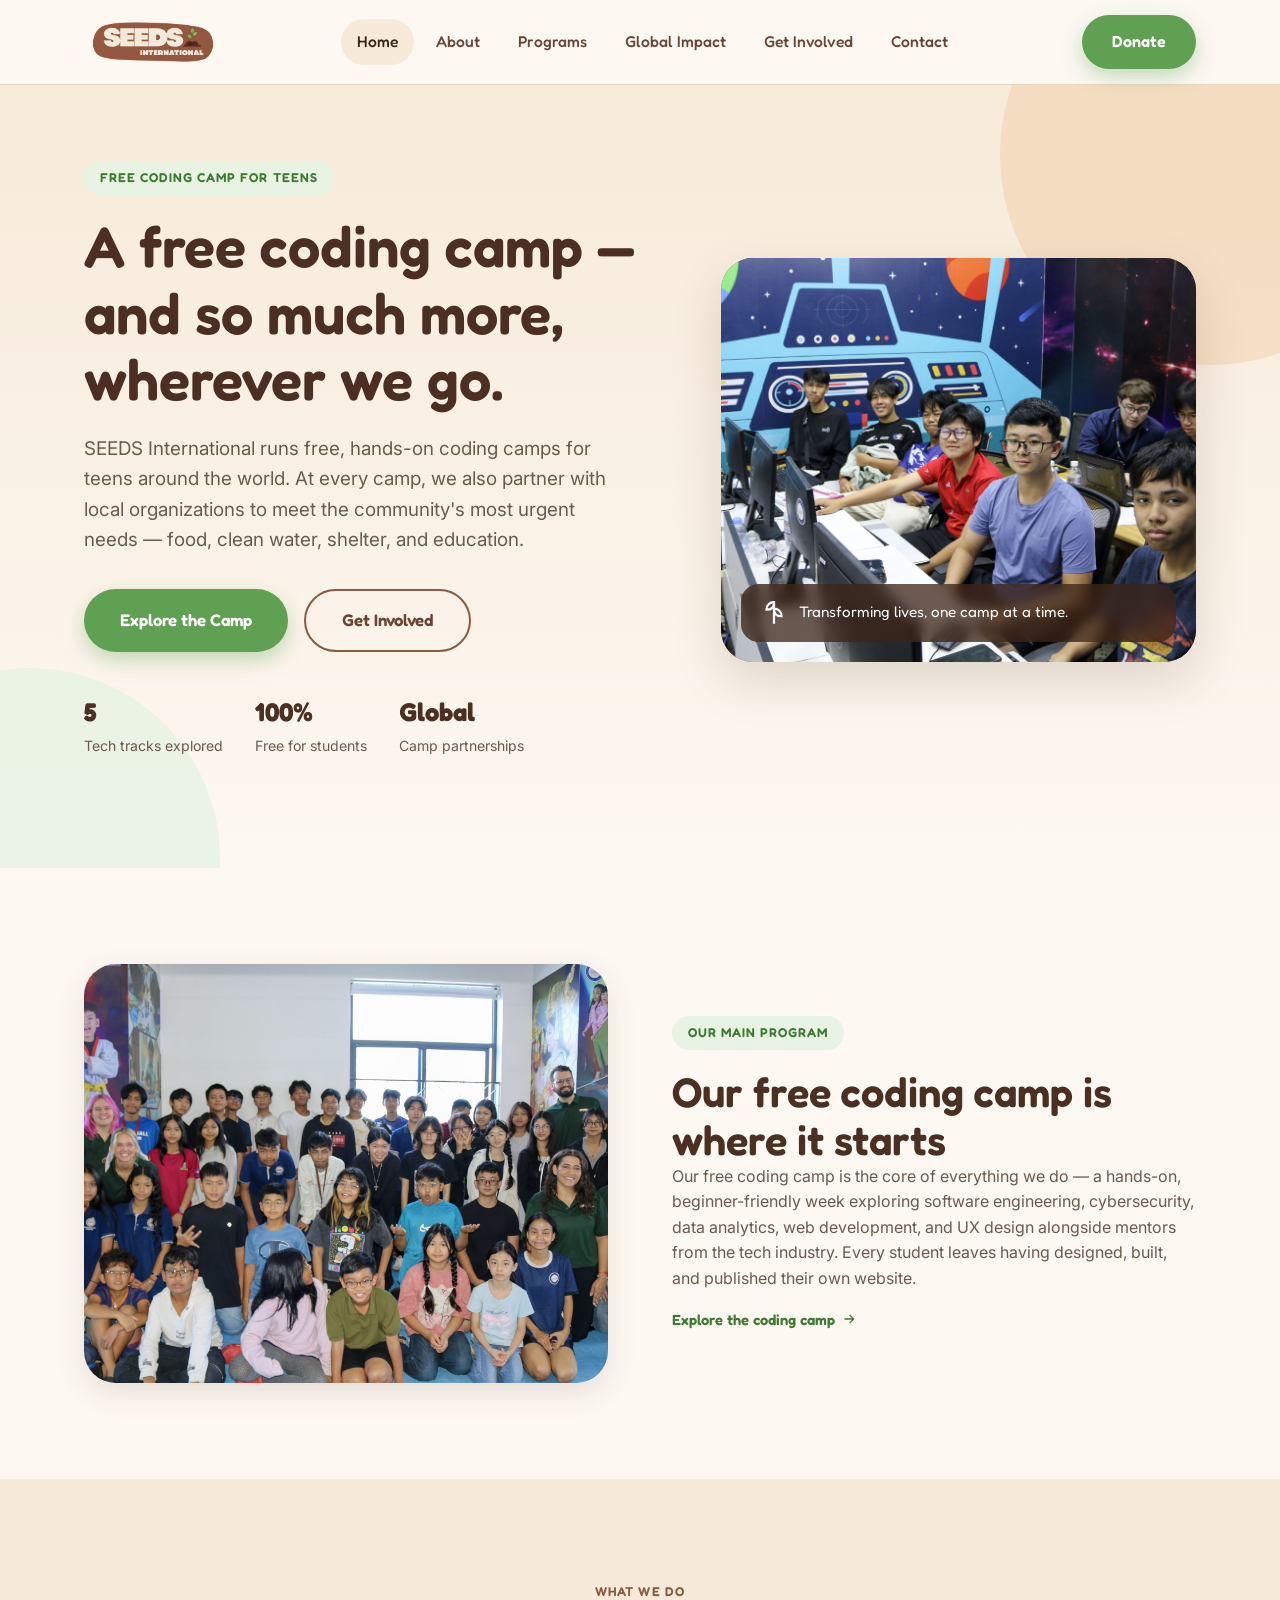
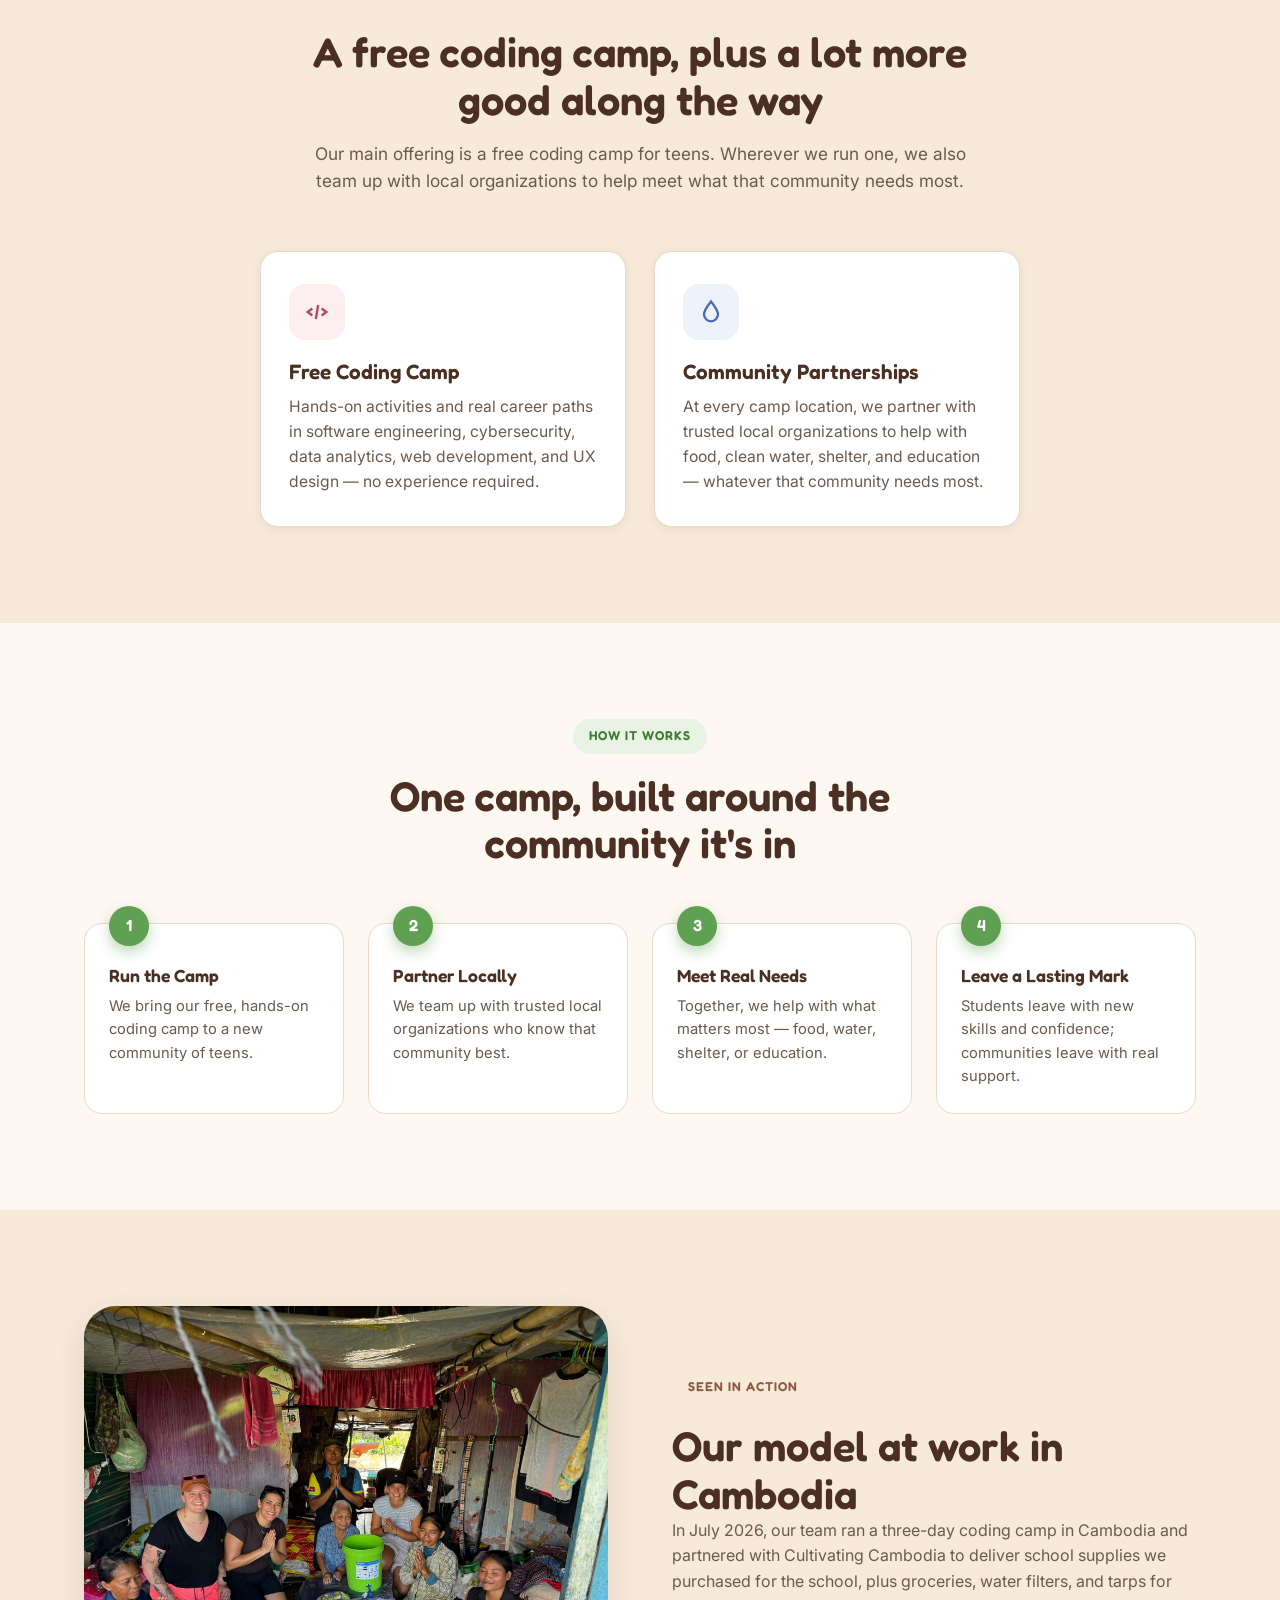
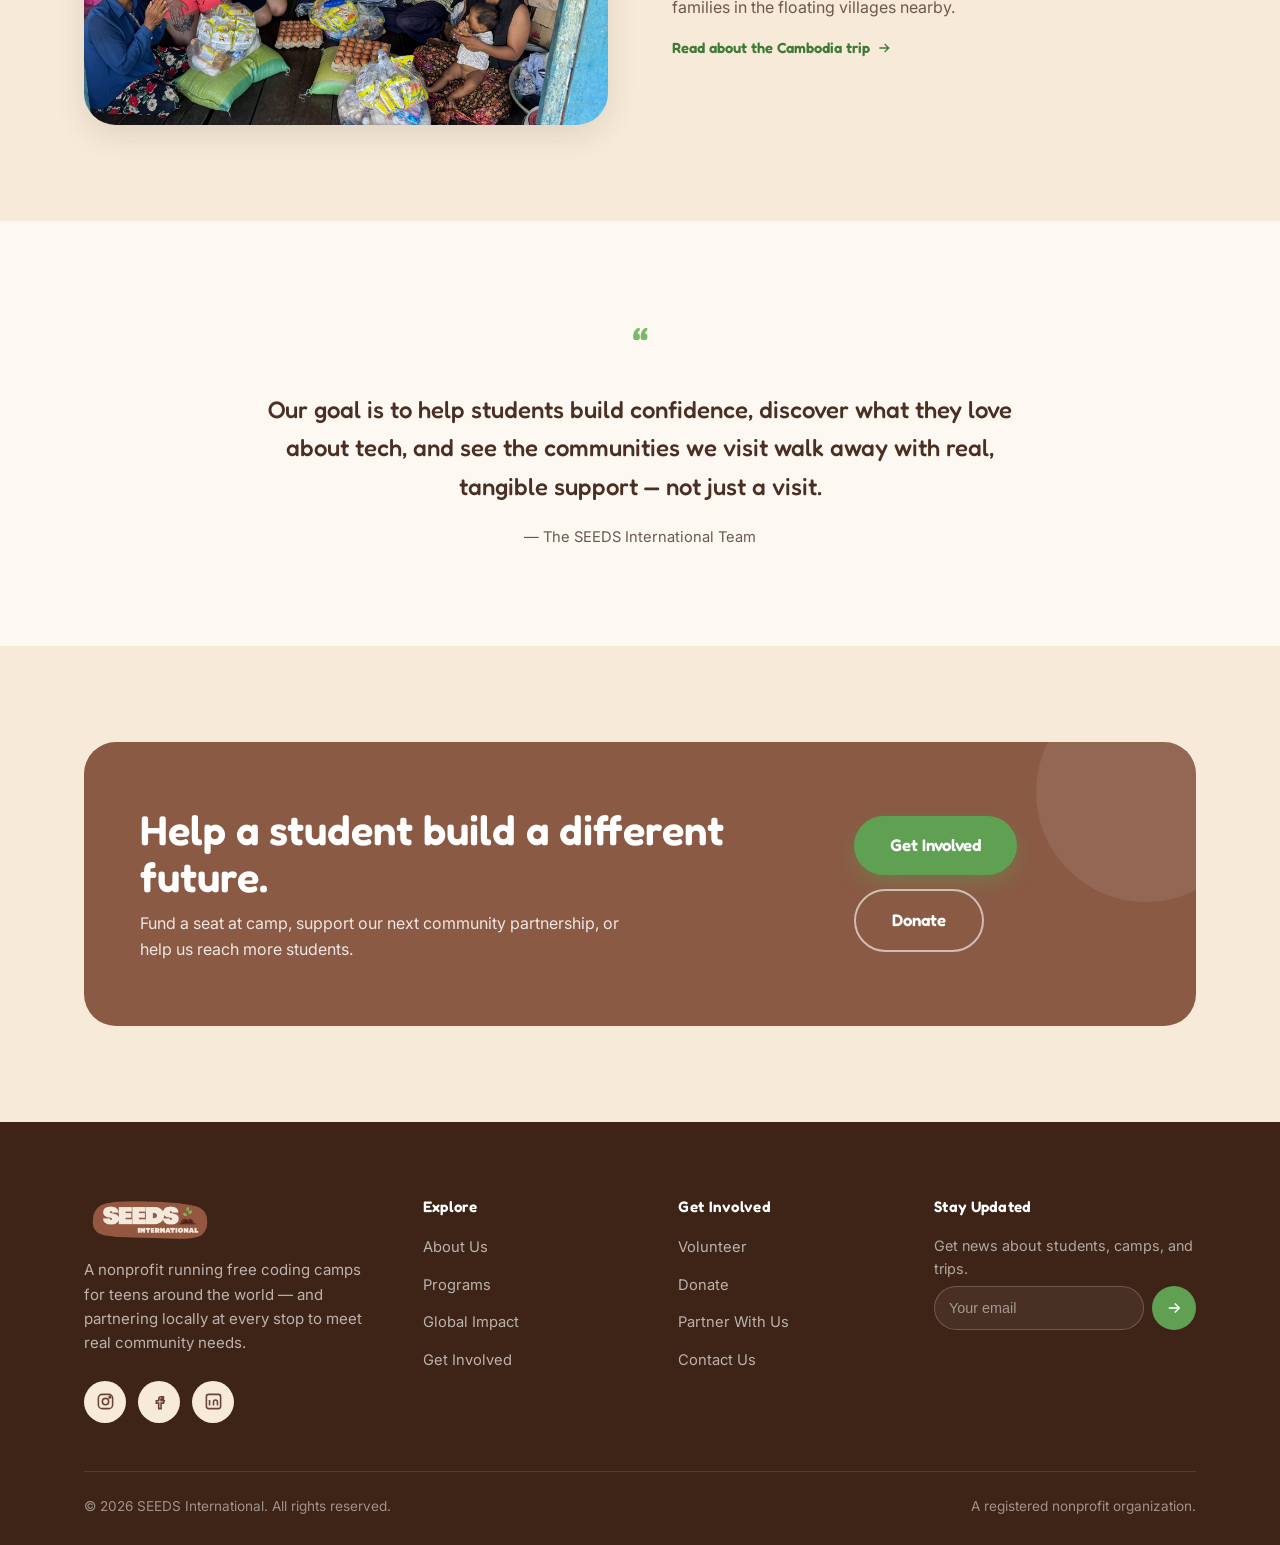
<file: index.html>
<!DOCTYPE html>
<html lang="en">
<head>
<meta charset="UTF-8">
<meta name="viewport" content="width=device-width, initial-scale=1.0">
<title>SEEDS International — Free Coding Camp for Teens</title>
<meta name="description" content="SEEDS International runs a free, hands-on coding camp for teens around the world. At every camp, we also partner with local organizations to meet urgent community needs — food, clean water, shelter, and education.">
<link rel="icon" type="image/png" href="assets/seeds_logo.png">
<link rel="preconnect" href="https://fonts.googleapis.com">
<link rel="preconnect" href="https://fonts.gstatic.com" crossorigin>
<link href="https://fonts.googleapis.com/css2?family=Fredoka:wght@500;600;700&family=Inter:wght@400;500;600&display=swap" rel="stylesheet">
<link rel="stylesheet" href="css/style.css">
</head>
<body>

<header class="site-header">
  <div class="container">
    <a href="index.html" class="brand">
      <img src="assets/seeds_logo.png" alt="SEEDS International logo">
    </a>
    <nav class="main-nav">
      <a href="index.html">Home</a>
      <a href="about.html">About</a>
      <a href="programs.html">Programs</a>
      <a href="global-impact.html">Global Impact</a>
      <a href="get-involved.html">Get Involved</a>
      <a href="contact.html">Contact</a>
    </nav>
    <div class="header-actions">
      <a href="get-involved.html#donate" class="btn btn-primary">Donate</a>
      <button class="nav-toggle" aria-label="Toggle menu" aria-expanded="false">
        <span></span><span></span><span></span>
      </button>
    </div>
  </div>
</header>

<main>

  <!-- HERO -->
  <section class="hero">
    <div class="container">
      <div class="hero-copy">
        <span class="eyebrow">Free Coding Camp for Teens</span>
        <h1>A free coding camp — and so much more, wherever we go.</h1>
        <p class="lede">SEEDS International runs free, hands-on coding camps for teens around the world. At every camp, we also partner with local organizations to meet the community's most urgent needs — food, clean water, shelter, and education.</p>
        <div class="hero-actions">
          <a href="programs.html#coding-camp" class="btn btn-primary btn-lg">Explore the Camp</a>
          <a href="get-involved.html" class="btn btn-outline btn-lg">Get Involved</a>
        </div>
        <div class="hero-stats">
          <div><strong>5</strong><span>Tech tracks explored</span></div>
          <div><strong>100%</strong><span>Free for students</span></div>
          <div><strong>Global</strong><span>Camp partnerships</span></div>
        </div>
      </div>
      <div class="hero-art">
        <img src="assets/cambodia/coding_students.JPG" alt="Students working at computers during the SEEDS International coding camp">
        <div class="badge">
          <svg viewBox="0 0 24 24" fill="none" stroke="currentColor" stroke-width="2" width="26" height="26"><path d="M12 2v20M12 2c-4 0-7 3-7 7 4 0 7-2 7-7ZM12 8c4 0 7 3 7 7-4 0-7-2-7-7Z"/></svg>
          Transforming lives, one camp at a time.
        </div>
      </div>
    </div>
  </section>

  <!-- CODING CAMP SPOTLIGHT -->
  <section>
    <div class="container">
      <div class="feature-row reveal">
        <div class="feature-visual">
          <img src="assets/cambodia/all_coding_camp_students_and_volunteers.JPG" alt="All coding camp students and volunteers together">
        </div>
        <div class="feature-text">
          <span class="eyebrow">Our Main Program</span>
          <h2>Our free coding camp is where it starts</h2>
          <p>Our free coding camp is the core of everything we do — a hands-on, beginner-friendly week exploring software engineering, cybersecurity, data analytics, web development, and UX design alongside mentors from the tech industry. Every student leaves having designed, built, and published their own website.</p>
          <a href="programs.html#coding-camp" class="card-link">Explore the coding camp
            <svg viewBox="0 0 24 24" fill="none" stroke="currentColor" stroke-width="2" width="16" height="16"><path d="M5 12h14M13 6l6 6-6 6"/></svg>
          </a>
        </div>
      </div>
    </div>
  </section>

  <!-- WHAT WE DO -->
  <section class="section-alt">
    <div class="container">
      <div class="section-head center">
        <span class="eyebrow alt">What We Do</span>
        <h2>A free coding camp, plus a lot more good along the way</h2>
        <p>Our main offering is a free coding camp for teens. Wherever we run one, we also team up with local organizations to help meet what that community needs most.</p>
      </div>
      <div class="card-grid cols-2 reveal">
        <div class="card accent-4">
          <div class="card-icon">
            <svg viewBox="0 0 24 24" fill="none" stroke="currentColor" stroke-width="2"><path d="m8 9-4 3 4 3M16 9l4 3-4 3M13 6l-2 12"/></svg>
          </div>
          <h3>Free Coding Camp</h3>
          <p>Hands-on activities and real career paths in software engineering, cybersecurity, data analytics, web development, and UX design — no experience required.</p>
        </div>
        <div class="card accent-3">
          <div class="card-icon">
            <svg viewBox="0 0 24 24" fill="none" stroke="currentColor" stroke-width="2"><path d="M12 3C9 7 6 10.5 6 14a6 6 0 0 0 12 0c0-3.5-3-7-6-11Z"/></svg>
          </div>
          <h3>Community Partnerships</h3>
          <p>At every camp location, we partner with trusted local organizations to help with food, clean water, shelter, and education — whatever that community needs most.</p>
        </div>
      </div>
    </div>
  </section>

  <!-- APPROACH -->
  <section>
    <div class="container">
      <div class="section-head center">
        <span class="eyebrow">How It Works</span>
        <h2>One camp, built around the community it's in</h2>
      </div>
      <div class="steps reveal">
        <div class="step">
          <h3>Run the Camp</h3>
          <p>We bring our free, hands-on coding camp to a new community of teens.</p>
        </div>
        <div class="step">
          <h3>Partner Locally</h3>
          <p>We team up with trusted local organizations who know that community best.</p>
        </div>
        <div class="step">
          <h3>Meet Real Needs</h3>
          <p>Together, we help with what matters most — food, water, shelter, or education.</p>
        </div>
        <div class="step">
          <h3>Leave a Lasting Mark</h3>
          <p>Students leave with new skills and confidence; communities leave with real support.</p>
        </div>
      </div>
    </div>
  </section>

  <!-- GLOBAL IMPACT PREVIEW -->
  <section class="section-alt">
    <div class="container">
      <div class="feature-row reveal">
        <div class="feature-visual">
          <img src="assets/cambodia/passing_food_out_floating_village_2.JPG" alt="Volunteer delivering food to a family in the Cambodian floating villages">
        </div>
        <div class="feature-text">
          <span class="eyebrow alt">Seen In Action</span>
          <h2>Our model at work in Cambodia</h2>
          <p>In July 2026, our team ran a three-day coding camp in Cambodia and partnered with Cultivating Cambodia to deliver school supplies we purchased for the school, plus groceries, water filters, and tarps for families in the floating villages nearby.</p>
          <a href="global-impact.html" class="card-link">Read about the Cambodia trip
            <svg viewBox="0 0 24 24" fill="none" stroke="currentColor" stroke-width="2" width="16" height="16"><path d="M5 12h14M13 6l6 6-6 6"/></svg>
          </a>
        </div>
      </div>
    </div>
  </section>

  <!-- QUOTE -->
  <section>
    <div class="container">
      <div class="quote-block reveal">
        <span class="mark">&ldquo;</span>
        <p>Our goal is to help students build confidence, discover what they love about tech, and see the communities we visit walk away with real, tangible support — not just a visit.</p>
        <span>— The SEEDS International Team</span>
      </div>
    </div>
  </section>

  <!-- CTA -->
  <section class="section-alt">
    <div class="container">
      <div class="cta-band reveal">
        <div class="cta-copy">
          <h2>Help a student build a different future.</h2>
          <p>Fund a seat at camp, support our next community partnership, or help us reach more students.</p>
        </div>
        <div class="cta-actions">
          <a href="get-involved.html" class="btn btn-primary btn-lg">Get Involved</a>
          <a href="get-involved.html#donate" class="btn btn-outline on-dark btn-lg">Donate</a>
        </div>
      </div>
    </div>
  </section>

</main>

<footer class="site-footer">
  <div class="container">
    <div class="footer-grid">
      <div class="footer-brand">
        <a href="index.html" class="brand"><img src="assets/seeds_logo.png" alt="SEEDS International logo"></a>
        <p>A nonprofit running free coding camps for teens around the world — and partnering locally at every stop to meet real community needs.</p>
        <div class="social-row">
          <a href="#" aria-label="Instagram"><svg viewBox="0 0 24 24" fill="none" stroke="currentColor" stroke-width="2"><rect x="3" y="3" width="18" height="18" rx="5"/><circle cx="12" cy="12" r="4"/><circle cx="17.5" cy="6.5" r="1"/></svg></a>
          <a href="#" aria-label="Facebook"><svg viewBox="0 0 24 24" fill="none" stroke="currentColor" stroke-width="2"><path d="M14 9h3V6h-3c-2 0-3 1.2-3 3v2H8v3h3v7h3v-7h3l1-3h-4v-1.5c0-.6.4-1.5 1-1.5Z"/></svg></a>
          <a href="#" aria-label="LinkedIn"><svg viewBox="0 0 24 24" fill="none" stroke="currentColor" stroke-width="2"><rect x="3" y="3" width="18" height="18" rx="3"/><path d="M7 10v7M7 7v.01M12 17v-4.5a2.5 2.5 0 0 1 5 0V17"/></svg></a>
        </div>
      </div>
      <div class="footer-col">
        <h4>Explore</h4>
        <ul>
          <li><a href="about.html">About Us</a></li>
          <li><a href="programs.html">Programs</a></li>
          <li><a href="global-impact.html">Global Impact</a></li>
          <li><a href="get-involved.html">Get Involved</a></li>
        </ul>
      </div>
      <div class="footer-col">
        <h4>Get Involved</h4>
        <ul>
          <li><a href="get-involved.html#volunteer">Volunteer</a></li>
          <li><a href="get-involved.html#donate">Donate</a></li>
          <li><a href="get-involved.html#partner">Partner With Us</a></li>
          <li><a href="contact.html">Contact Us</a></li>
        </ul>
      </div>
      <div class="footer-col footer-newsletter">
        <h4>Stay Updated</h4>
        <p style="font-size:0.9rem; color:rgba(255,255,255,0.6);">Get news about students, camps, and trips.</p>
        <form data-fake-submit>
          <input type="email" placeholder="Your email" required aria-label="Email address">
          <button type="submit" aria-label="Subscribe">
            <svg viewBox="0 0 24 24" fill="none" stroke="currentColor" stroke-width="2"><path d="M5 12h14M13 6l6 6-6 6"/></svg>
          </button>
        </form>
      </div>
    </div>
    <div class="footer-bottom">
      <span>&copy; <span data-year></span> SEEDS International. All rights reserved.</span>
      <span>A registered nonprofit organization.</span>
    </div>
  </div>
</footer>

<script src="js/main.js"></script>
</body>
</html>
</file>
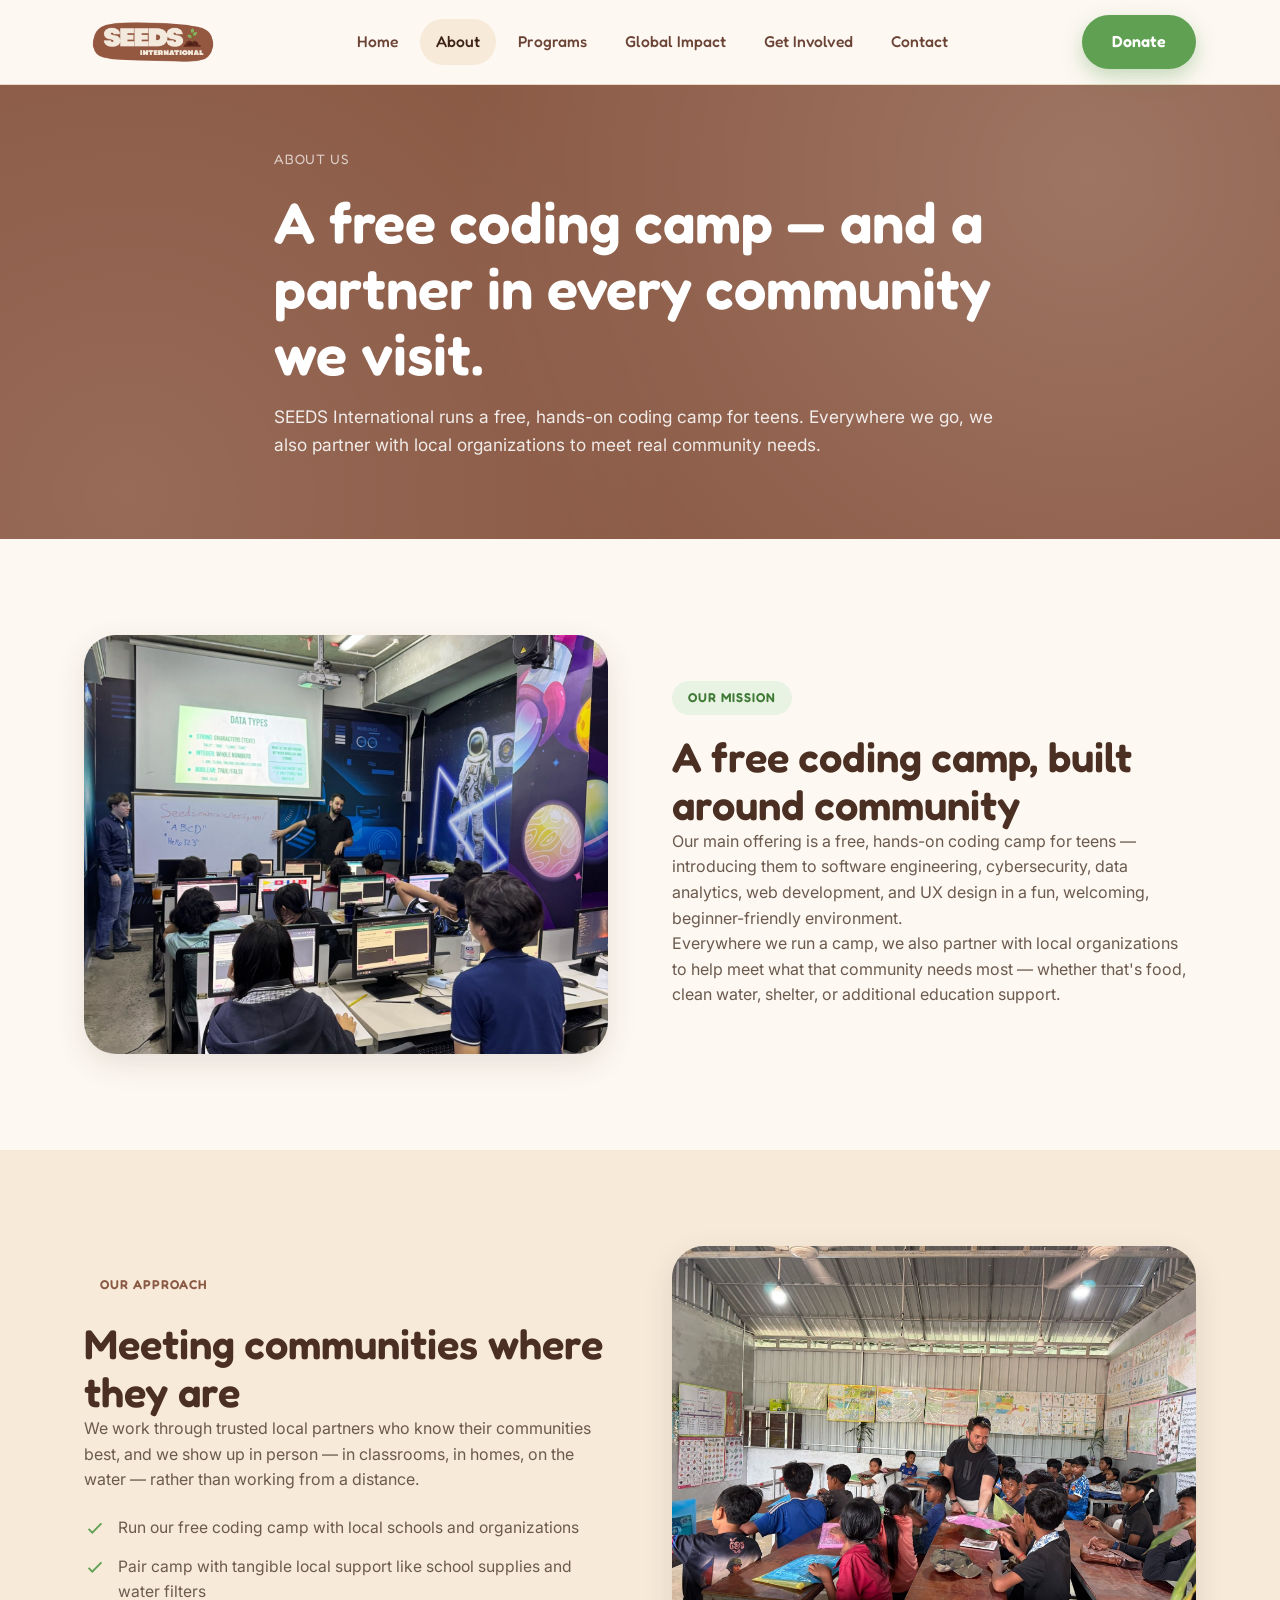
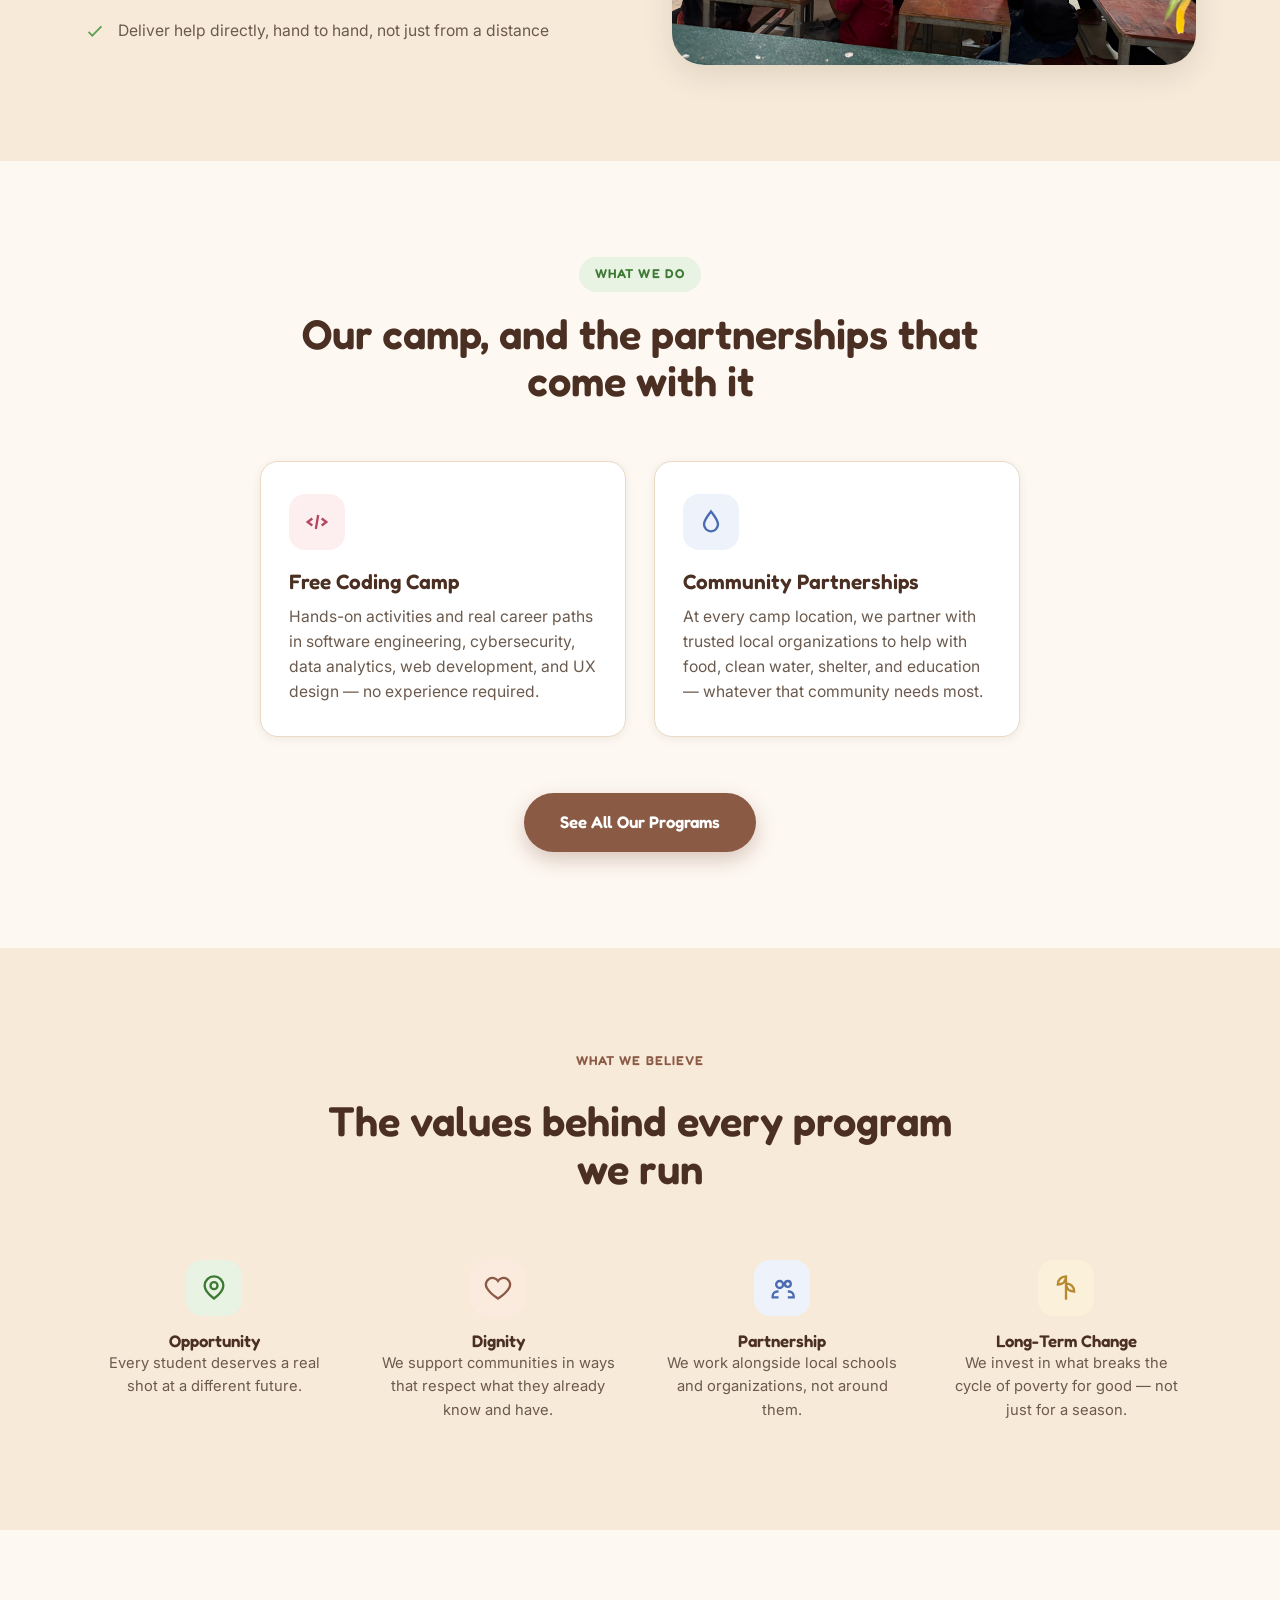
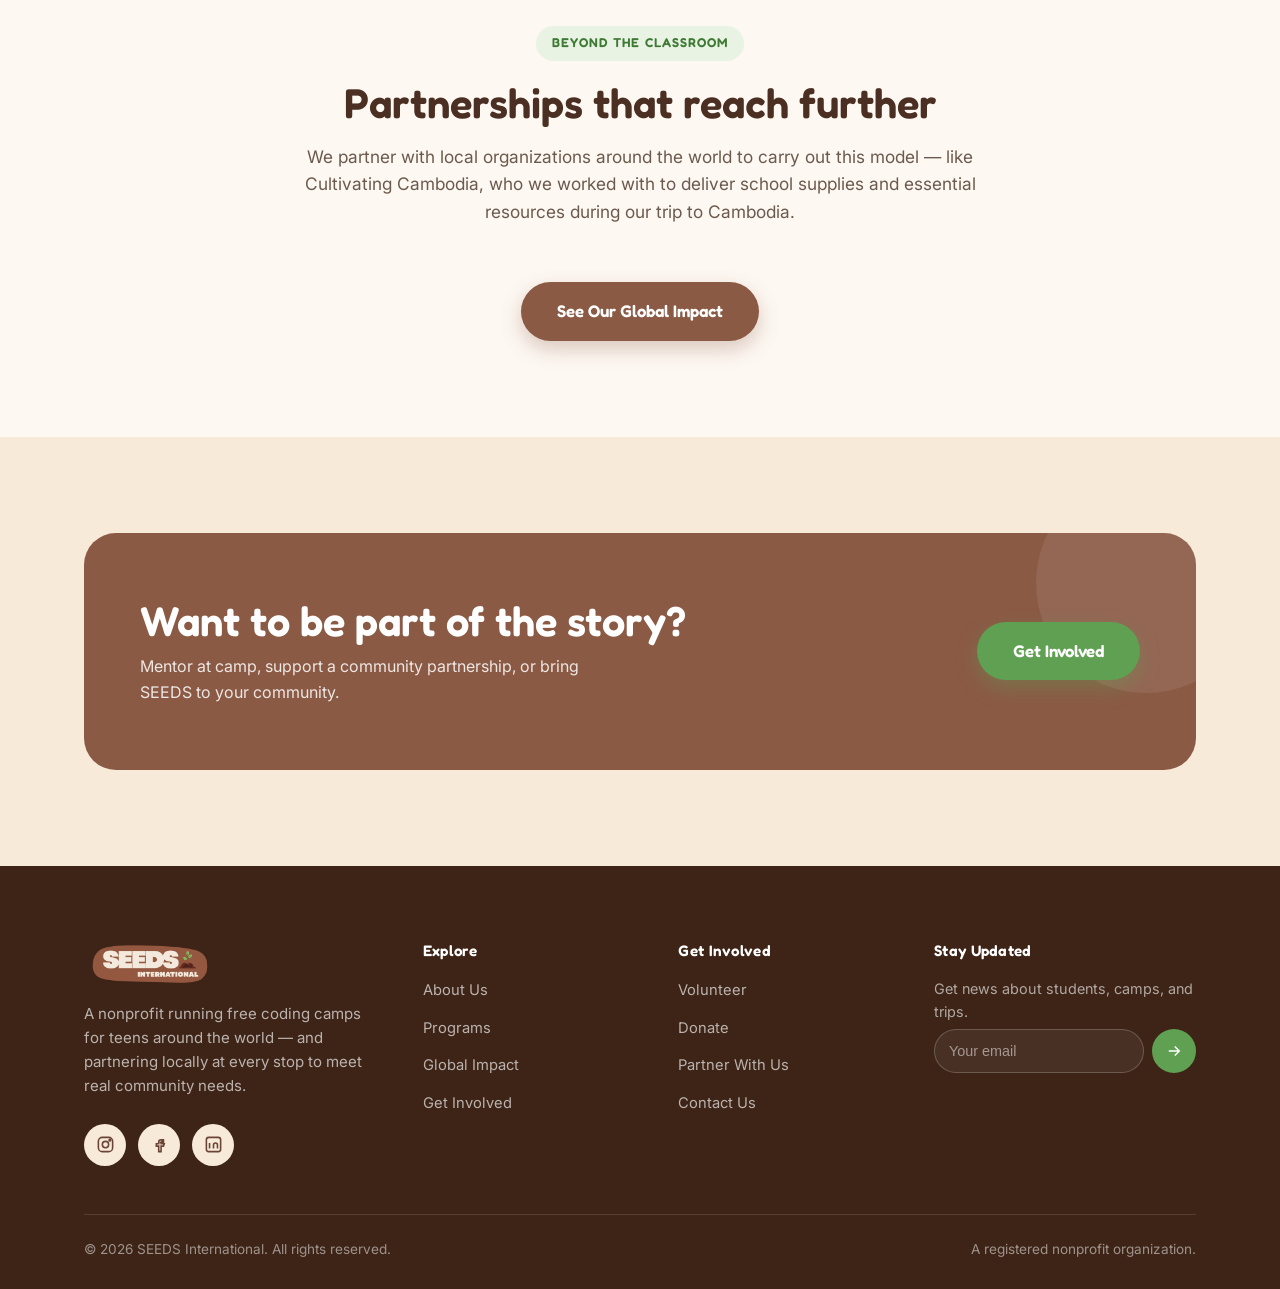
<file: about.html>
<!DOCTYPE html>
<html lang="en">
<head>
<meta charset="UTF-8">
<meta name="viewport" content="width=device-width, initial-scale=1.0">
<title>About Us — SEEDS International</title>
<meta name="description" content="SEEDS International runs a free, hands-on coding camp for teens. Everywhere we go, we also partner with local organizations to meet real community needs — food, water, shelter, and education.">
<link rel="icon" type="image/png" href="assets/seeds_logo.png">
<link rel="preconnect" href="https://fonts.googleapis.com">
<link rel="preconnect" href="https://fonts.gstatic.com" crossorigin>
<link href="https://fonts.googleapis.com/css2?family=Fredoka:wght@500;600;700&family=Inter:wght@400;500;600&display=swap" rel="stylesheet">
<link rel="stylesheet" href="css/style.css">
</head>
<body>

<header class="site-header">
  <div class="container">
    <a href="index.html" class="brand">
      <img src="assets/seeds_logo.png" alt="SEEDS International logo">
    </a>
    <nav class="main-nav">
      <a href="index.html">Home</a>
      <a href="about.html">About</a>
      <a href="programs.html">Programs</a>
      <a href="global-impact.html">Global Impact</a>
      <a href="get-involved.html">Get Involved</a>
      <a href="contact.html">Contact</a>
    </nav>
    <div class="header-actions">
      <a href="get-involved.html#donate" class="btn btn-primary">Donate</a>
      <button class="nav-toggle" aria-label="Toggle menu" aria-expanded="false">
        <span></span><span></span><span></span>
      </button>
    </div>
  </div>
</header>

<main>

  <section class="page-hero">
    <div class="container">
      <span class="breadcrumb">About Us</span>
      <h1>A free coding camp — and a partner in every community we visit.</h1>
      <p>SEEDS International runs a free, hands-on coding camp for teens. Everywhere we go, we also partner with local organizations to meet real community needs.</p>
    </div>
  </section>

  <!-- MISSION -->
  <section>
    <div class="container">
      <div class="feature-row reveal">
        <div class="feature-visual">
          <img src="assets/cambodia/volunteers_teaching_coding_camp.JPG" alt="Volunteers teaching a coding lesson at the SEEDS International camp">
        </div>
        <div class="feature-text">
          <span class="eyebrow">Our Mission</span>
          <h2>A free coding camp, built around community</h2>
          <p>Our main offering is a free, hands-on coding camp for teens — introducing them to software engineering, cybersecurity, data analytics, web development, and UX design in a fun, welcoming, beginner-friendly environment.</p>
          <p>Everywhere we run a camp, we also partner with local organizations to help meet what that community needs most — whether that's food, clean water, shelter, or additional education support.</p>
        </div>
      </div>
    </div>
  </section>

  <!-- APPROACH -->
  <section class="section-alt">
    <div class="container">
      <div class="feature-row reverse reveal">
        <div class="feature-visual">
          <img src="assets/cambodia/handing_out_school_supplies_1.JPG" alt="Volunteer handing out school supplies to students in a Cambodian classroom">
        </div>
        <div class="feature-text">
          <span class="eyebrow alt">Our Approach</span>
          <h2>Meeting communities where they are</h2>
          <p>We work through trusted local partners who know their communities best, and we show up in person — in classrooms, in homes, on the water — rather than working from a distance.</p>
          <ul>
            <li><svg viewBox="0 0 24 24" fill="none" stroke="currentColor" stroke-width="2"><path d="m5 13 4 4L19 7"/></svg> Run our free coding camp with local schools and organizations</li>
            <li><svg viewBox="0 0 24 24" fill="none" stroke="currentColor" stroke-width="2"><path d="m5 13 4 4L19 7"/></svg> Pair camp with tangible local support like school supplies and water filters</li>
            <li><svg viewBox="0 0 24 24" fill="none" stroke="currentColor" stroke-width="2"><path d="m5 13 4 4L19 7"/></svg> Deliver help directly, hand to hand, not just from a distance</li>
          </ul>
        </div>
      </div>
    </div>
  </section>

  <!-- WHAT WE DO -->
  <section>
    <div class="container">
      <div class="section-head center">
        <span class="eyebrow">What We Do</span>
        <h2>Our camp, and the partnerships that come with it</h2>
      </div>
      <div class="card-grid cols-2 reveal">
        <div class="card accent-4">
          <div class="card-icon">
            <svg viewBox="0 0 24 24" fill="none" stroke="currentColor" stroke-width="2"><path d="m8 9-4 3 4 3M16 9l4 3-4 3M13 6l-2 12"/></svg>
          </div>
          <h3>Free Coding Camp</h3>
          <p>Hands-on activities and real career paths in software engineering, cybersecurity, data analytics, web development, and UX design — no experience required.</p>
        </div>
        <div class="card accent-3">
          <div class="card-icon">
            <svg viewBox="0 0 24 24" fill="none" stroke="currentColor" stroke-width="2"><path d="M12 3C9 7 6 10.5 6 14a6 6 0 0 0 12 0c0-3.5-3-7-6-11Z"/></svg>
          </div>
          <h3>Community Partnerships</h3>
          <p>At every camp location, we partner with trusted local organizations to help with food, clean water, shelter, and education — whatever that community needs most.</p>
        </div>
      </div>
      <div class="text-center reveal mt-lg">
        <a href="programs.html" class="btn btn-secondary btn-lg">See All Our Programs</a>
      </div>
    </div>
  </section>

  <!-- VALUES -->
  <section class="section-alt">
    <div class="container">
      <div class="section-head center">
        <span class="eyebrow alt">What We Believe</span>
        <h2>The values behind every program we run</h2>
      </div>
      <div class="values-grid reveal">
        <div class="value-card">
          <div class="card-icon accent-1" style="background:var(--green-100); color:var(--green-700); margin-inline:auto;">
            <svg viewBox="0 0 24 24" fill="none" stroke="currentColor" stroke-width="2"><path d="M12 21c4-3 8-6.5 8-11a8 8 0 1 0-16 0c0 4.5 4 8 8 11Z"/><circle cx="12" cy="10" r="3"/></svg>
          </div>
          <h3>Opportunity</h3>
          <p>Every student deserves a real shot at a different future.</p>
        </div>
        <div class="value-card">
          <div class="card-icon" style="background:#fbeade; color:var(--brown-600); margin-inline:auto;">
            <svg viewBox="0 0 24 24" fill="none" stroke="currentColor" stroke-width="2"><path d="M12 21s-7-4.5-9.5-9A5.5 5.5 0 0 1 12 6a5.5 5.5 0 0 1 9.5 6c-2.5 4.5-9.5 9-9.5 9Z"/></svg>
          </div>
          <h3>Dignity</h3>
          <p>We support communities in ways that respect what they already know and have.</p>
        </div>
        <div class="value-card">
          <div class="card-icon" style="background:#eef2fb; color:#4a6bb0; margin-inline:auto;">
            <svg viewBox="0 0 24 24" fill="none" stroke="currentColor" stroke-width="2"><path d="M17 20h5v-1a4 4 0 0 0-4-4h-1M9 20H4v-1a4 4 0 0 1 4-4h1m1-3a3 3 0 1 0 0-6 3 3 0 0 0 0 6Zm7-1a2.5 2.5 0 1 0 0-5 2.5 2.5 0 0 0 0 5Z"/></svg>
          </div>
          <h3>Partnership</h3>
          <p>We work alongside local schools and organizations, not around them.</p>
        </div>
        <div class="value-card">
          <div class="card-icon" style="background:#fbf1da; color:#b8892f; margin-inline:auto;">
            <svg viewBox="0 0 24 24" fill="none" stroke="currentColor" stroke-width="2"><path d="M12 2v20M12 2c-4 0-7 3-7 7 4 0 7-2 7-7ZM12 8c4 0 7 3 7 7-4 0-7-2-7-7Z"/></svg>
          </div>
          <h3>Long-Term Change</h3>
          <p>We invest in what breaks the cycle of poverty for good — not just for a season.</p>
        </div>
      </div>
    </div>
  </section>

  <!-- BEYOND THE CLASSROOM -->
  <section>
    <div class="container">
      <div class="section-head center">
        <span class="eyebrow">Beyond the Classroom</span>
        <h2>Partnerships that reach further</h2>
        <p>We partner with local organizations around the world to carry out this model — like Cultivating Cambodia, who we worked with to deliver school supplies and essential resources during our trip to Cambodia.</p>
      </div>
      <div class="text-center reveal">
        <a href="global-impact.html" class="btn btn-secondary btn-lg">See Our Global Impact</a>
      </div>
    </div>
  </section>

  <!-- CTA -->
  <section class="section-alt">
    <div class="container">
      <div class="cta-band reveal">
        <div class="cta-copy">
          <h2>Want to be part of the story?</h2>
          <p>Mentor at camp, support a community partnership, or bring SEEDS to your community.</p>
        </div>
        <div class="cta-actions">
          <a href="get-involved.html" class="btn btn-primary btn-lg">Get Involved</a>
        </div>
      </div>
    </div>
  </section>

</main>

<footer class="site-footer">
  <div class="container">
    <div class="footer-grid">
      <div class="footer-brand">
        <a href="index.html" class="brand"><img src="assets/seeds_logo.png" alt="SEEDS International logo"></a>
        <p>A nonprofit running free coding camps for teens around the world — and partnering locally at every stop to meet real community needs.</p>
        <div class="social-row">
          <a href="#" aria-label="Instagram"><svg viewBox="0 0 24 24" fill="none" stroke="currentColor" stroke-width="2"><rect x="3" y="3" width="18" height="18" rx="5"/><circle cx="12" cy="12" r="4"/><circle cx="17.5" cy="6.5" r="1"/></svg></a>
          <a href="#" aria-label="Facebook"><svg viewBox="0 0 24 24" fill="none" stroke="currentColor" stroke-width="2"><path d="M14 9h3V6h-3c-2 0-3 1.2-3 3v2H8v3h3v7h3v-7h3l1-3h-4v-1.5c0-.6.4-1.5 1-1.5Z"/></svg></a>
          <a href="#" aria-label="LinkedIn"><svg viewBox="0 0 24 24" fill="none" stroke="currentColor" stroke-width="2"><rect x="3" y="3" width="18" height="18" rx="3"/><path d="M7 10v7M7 7v.01M12 17v-4.5a2.5 2.5 0 0 1 5 0V17"/></svg></a>
        </div>
      </div>
      <div class="footer-col">
        <h4>Explore</h4>
        <ul>
          <li><a href="about.html">About Us</a></li>
          <li><a href="programs.html">Programs</a></li>
          <li><a href="global-impact.html">Global Impact</a></li>
          <li><a href="get-involved.html">Get Involved</a></li>
        </ul>
      </div>
      <div class="footer-col">
        <h4>Get Involved</h4>
        <ul>
          <li><a href="get-involved.html#volunteer">Volunteer</a></li>
          <li><a href="get-involved.html#donate">Donate</a></li>
          <li><a href="get-involved.html#partner">Partner With Us</a></li>
          <li><a href="contact.html">Contact Us</a></li>
        </ul>
      </div>
      <div class="footer-col footer-newsletter">
        <h4>Stay Updated</h4>
        <p style="font-size:0.9rem; color:rgba(255,255,255,0.6);">Get news about students, camps, and trips.</p>
        <form data-fake-submit>
          <input type="email" placeholder="Your email" required aria-label="Email address">
          <button type="submit" aria-label="Subscribe">
            <svg viewBox="0 0 24 24" fill="none" stroke="currentColor" stroke-width="2"><path d="M5 12h14M13 6l6 6-6 6"/></svg>
          </button>
        </form>
      </div>
    </div>
    <div class="footer-bottom">
      <span>&copy; <span data-year></span> SEEDS International. All rights reserved.</span>
      <span>A registered nonprofit organization.</span>
    </div>
  </div>
</footer>

<script src="js/main.js"></script>
</body>
</html>
</file>
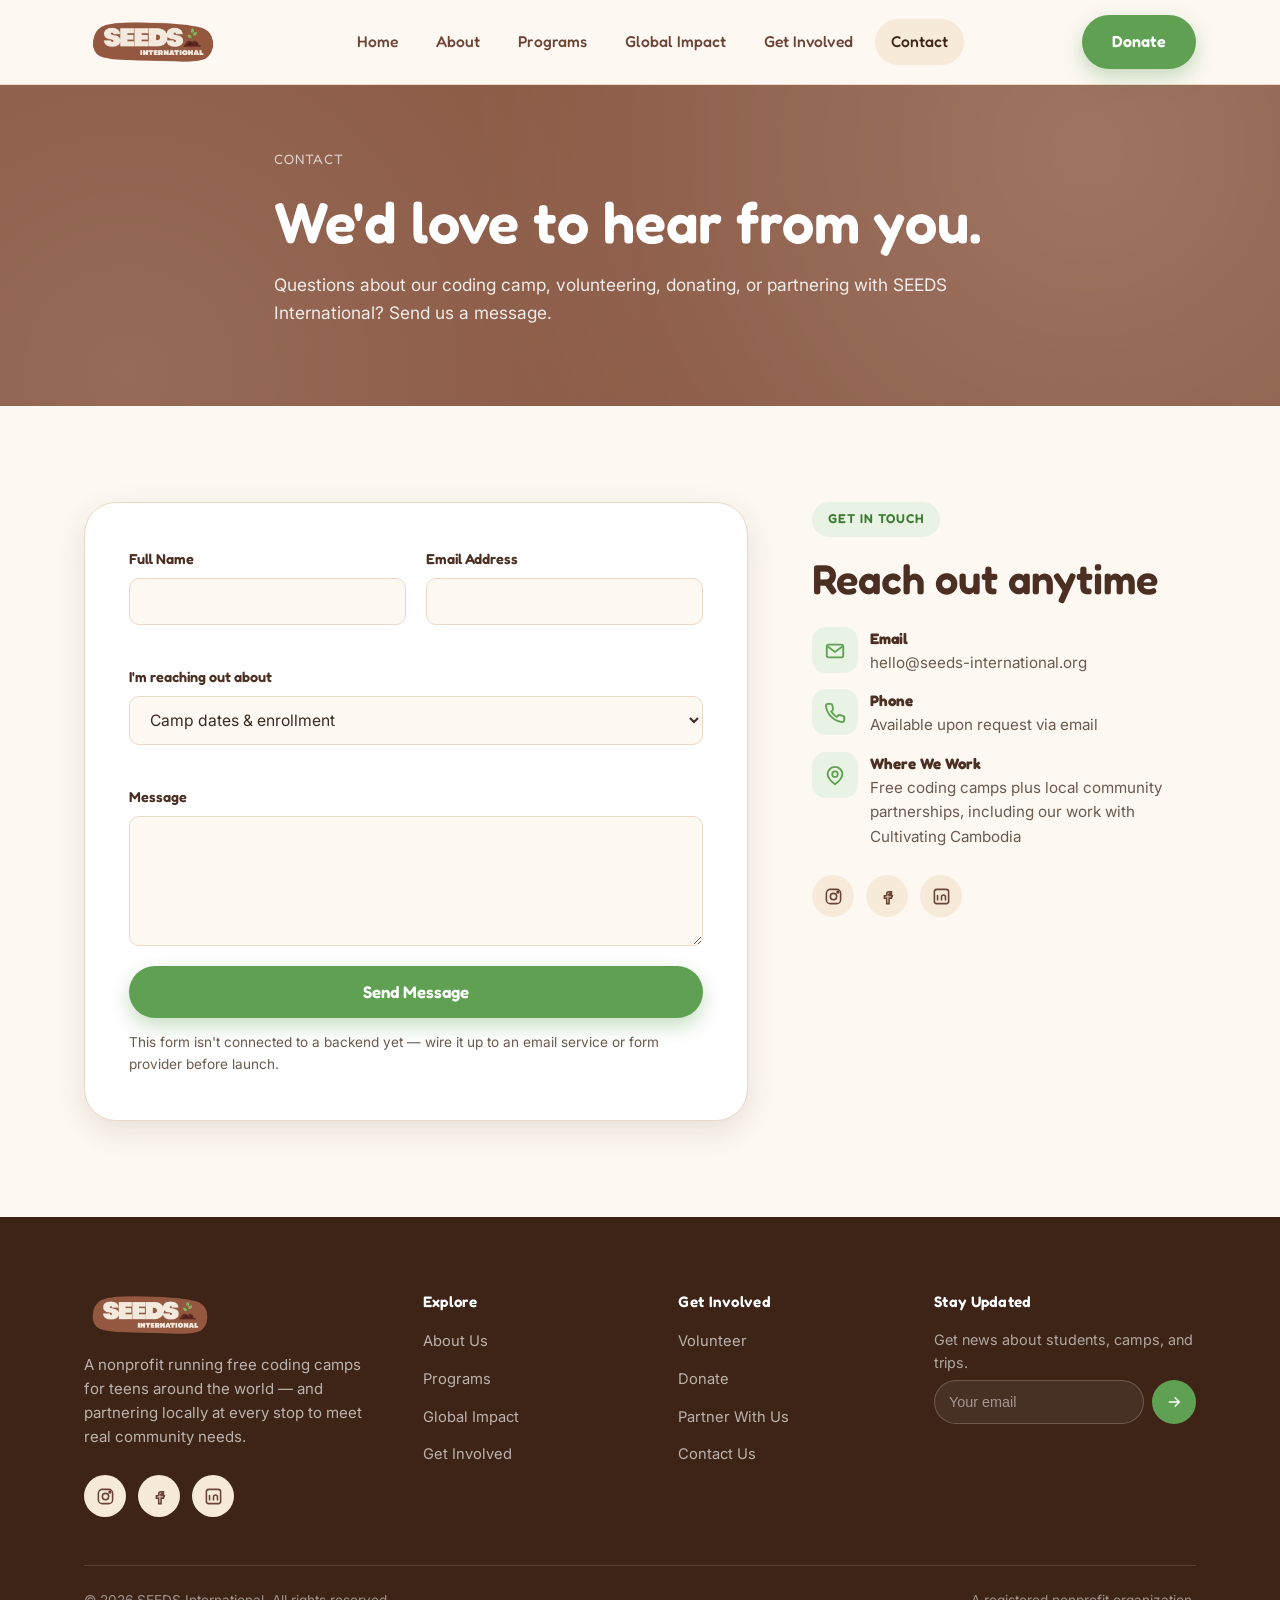
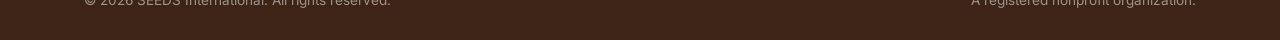
<file: contact.html>
<!DOCTYPE html>
<html lang="en">
<head>
<meta charset="UTF-8">
<meta name="viewport" content="width=device-width, initial-scale=1.0">
<title>Contact — SEEDS International</title>
<meta name="description" content="Get in touch with SEEDS International to ask about our free coding camp, volunteering, donations, camp dates, or community partnerships.">
<link rel="icon" type="image/png" href="assets/seeds_logo.png">
<link rel="preconnect" href="https://fonts.googleapis.com">
<link rel="preconnect" href="https://fonts.gstatic.com" crossorigin>
<link href="https://fonts.googleapis.com/css2?family=Fredoka:wght@500;600;700&family=Inter:wght@400;500;600&display=swap" rel="stylesheet">
<link rel="stylesheet" href="css/style.css">
</head>
<body>

<header class="site-header">
  <div class="container">
    <a href="index.html" class="brand">
      <img src="assets/seeds_logo.png" alt="SEEDS International logo">
    </a>
    <nav class="main-nav">
      <a href="index.html">Home</a>
      <a href="about.html">About</a>
      <a href="programs.html">Programs</a>
      <a href="global-impact.html">Global Impact</a>
      <a href="get-involved.html">Get Involved</a>
      <a href="contact.html">Contact</a>
    </nav>
    <div class="header-actions">
      <a href="get-involved.html#donate" class="btn btn-primary">Donate</a>
      <button class="nav-toggle" aria-label="Toggle menu" aria-expanded="false">
        <span></span><span></span><span></span>
      </button>
    </div>
  </div>
</header>

<main>

  <section class="page-hero">
    <div class="container">
      <span class="breadcrumb">Contact</span>
      <h1>We'd love to hear from you.</h1>
      <p>Questions about our coding camp, volunteering, donating, or partnering with SEEDS International? Send us a message.</p>
    </div>
  </section>

  <section>
    <div class="container">
      <div class="feature-row reveal" style="align-items:flex-start;">

        <div class="feature-text" style="order:2;">
          <span class="eyebrow">Get In Touch</span>
          <h2>Reach out anytime</h2>
          <ul class="info-list" style="margin-top:24px;">
            <li>
              <span class="icon-badge">
                <svg viewBox="0 0 24 24" fill="none" stroke="currentColor" stroke-width="2"><rect x="3" y="5" width="18" height="14" rx="2"/><path d="m4 7 8 6 8-6"/></svg>
              </span>
              <div>
                <strong>Email</strong>
                <p>hello@seeds-international.org</p>
              </div>
            </li>
            <li>
              <span class="icon-badge">
                <svg viewBox="0 0 24 24" fill="none" stroke="currentColor" stroke-width="2"><path d="M22 16.9v3a2 2 0 0 1-2.2 2 19.8 19.8 0 0 1-8.6-3.1 19.5 19.5 0 0 1-6-6 19.8 19.8 0 0 1-3.1-8.6A2 2 0 0 1 4.1 2h3a2 2 0 0 1 2 1.7c.1 1 .3 2 .7 3a2 2 0 0 1-.4 2.1L8 10.3a16 16 0 0 0 6 6l1.5-1.5a2 2 0 0 1 2.1-.4c1 .4 2 .6 3 .7a2 2 0 0 1 1.7 2Z"/></svg>
              </span>
              <div>
                <strong>Phone</strong>
                <p>Available upon request via email</p>
              </div>
            </li>
            <li>
              <span class="icon-badge">
                <svg viewBox="0 0 24 24" fill="none" stroke="currentColor" stroke-width="2"><path d="M12 21c4-3 8-6.5 8-11a8 8 0 1 0-16 0c0 4.5 4 8 8 11Z"/><circle cx="12" cy="10" r="3"/></svg>
              </span>
              <div>
                <strong>Where We Work</strong>
                <p>Free coding camps plus local community partnerships, including our work with Cultivating Cambodia</p>
              </div>
            </li>
          </ul>
          <div class="social-row">
            <a href="#" aria-label="Instagram"><svg viewBox="0 0 24 24" fill="none" stroke="currentColor" stroke-width="2"><rect x="3" y="3" width="18" height="18" rx="5"/><circle cx="12" cy="12" r="4"/><circle cx="17.5" cy="6.5" r="1"/></svg></a>
            <a href="#" aria-label="Facebook"><svg viewBox="0 0 24 24" fill="none" stroke="currentColor" stroke-width="2"><path d="M14 9h3V6h-3c-2 0-3 1.2-3 3v2H8v3h3v7h3v-7h3l1-3h-4v-1.5c0-.6.4-1.5 1-1.5Z"/></svg></a>
            <a href="#" aria-label="LinkedIn"><svg viewBox="0 0 24 24" fill="none" stroke="currentColor" stroke-width="2"><rect x="3" y="3" width="18" height="18" rx="3"/><path d="M7 10v7M7 7v.01M12 17v-4.5a2.5 2.5 0 0 1 5 0V17"/></svg></a>
          </div>
        </div>

        <div style="order:1;">
          <div class="form-card">
            <form data-fake-submit>
              <div class="form-grid">
                <div class="form-field">
                  <label for="c-name">Full Name</label>
                  <input type="text" id="c-name" name="name" required>
                </div>
                <div class="form-field">
                  <label for="c-email">Email Address</label>
                  <input type="email" id="c-email" name="email" required>
                </div>
                <div class="form-field full">
                  <label for="c-reason">I'm reaching out about</label>
                  <select id="c-reason" name="reason">
                    <option>Camp dates &amp; enrollment</option>
                    <option>Community partnerships</option>
                    <option>Volunteering</option>
                    <option>Donating</option>
                    <option>Partnering with SEEDS</option>
                    <option>Something else</option>
                  </select>
                </div>
                <div class="form-field full">
                  <label for="c-message">Message</label>
                  <textarea id="c-message" name="message" required></textarea>
                </div>
              </div>
              <button type="submit" class="btn btn-primary btn-lg btn-block">Send Message</button>
            </form>
            <div class="form-success">
              <svg viewBox="0 0 24 24" fill="none" stroke="currentColor" stroke-width="2"><circle cx="12" cy="12" r="10"/><path d="m8 12 3 3 5-6"/></svg>
              Thanks for reaching out — we'll respond soon.
            </div>
            <p class="form-note">This form isn't connected to a backend yet — wire it up to an email service or form provider before launch.</p>
          </div>
        </div>

      </div>
    </div>
  </section>

</main>

<footer class="site-footer">
  <div class="container">
    <div class="footer-grid">
      <div class="footer-brand">
        <a href="index.html" class="brand"><img src="assets/seeds_logo.png" alt="SEEDS International logo"></a>
        <p>A nonprofit running free coding camps for teens around the world — and partnering locally at every stop to meet real community needs.</p>
        <div class="social-row">
          <a href="#" aria-label="Instagram"><svg viewBox="0 0 24 24" fill="none" stroke="currentColor" stroke-width="2"><rect x="3" y="3" width="18" height="18" rx="5"/><circle cx="12" cy="12" r="4"/><circle cx="17.5" cy="6.5" r="1"/></svg></a>
          <a href="#" aria-label="Facebook"><svg viewBox="0 0 24 24" fill="none" stroke="currentColor" stroke-width="2"><path d="M14 9h3V6h-3c-2 0-3 1.2-3 3v2H8v3h3v7h3v-7h3l1-3h-4v-1.5c0-.6.4-1.5 1-1.5Z"/></svg></a>
          <a href="#" aria-label="LinkedIn"><svg viewBox="0 0 24 24" fill="none" stroke="currentColor" stroke-width="2"><rect x="3" y="3" width="18" height="18" rx="3"/><path d="M7 10v7M7 7v.01M12 17v-4.5a2.5 2.5 0 0 1 5 0V17"/></svg></a>
        </div>
      </div>
      <div class="footer-col">
        <h4>Explore</h4>
        <ul>
          <li><a href="about.html">About Us</a></li>
          <li><a href="programs.html">Programs</a></li>
          <li><a href="global-impact.html">Global Impact</a></li>
          <li><a href="get-involved.html">Get Involved</a></li>
        </ul>
      </div>
      <div class="footer-col">
        <h4>Get Involved</h4>
        <ul>
          <li><a href="get-involved.html#volunteer">Volunteer</a></li>
          <li><a href="get-involved.html#donate">Donate</a></li>
          <li><a href="get-involved.html#partner">Partner With Us</a></li>
          <li><a href="contact.html">Contact Us</a></li>
        </ul>
      </div>
      <div class="footer-col footer-newsletter">
        <h4>Stay Updated</h4>
        <p style="font-size:0.9rem; color:rgba(255,255,255,0.6);">Get news about students, camps, and trips.</p>
        <form data-fake-submit>
          <input type="email" placeholder="Your email" required aria-label="Email address">
          <button type="submit" aria-label="Subscribe">
            <svg viewBox="0 0 24 24" fill="none" stroke="currentColor" stroke-width="2"><path d="M5 12h14M13 6l6 6-6 6"/></svg>
          </button>
        </form>
      </div>
    </div>
    <div class="footer-bottom">
      <span>&copy; <span data-year></span> SEEDS International. All rights reserved.</span>
      <span>A registered nonprofit organization.</span>
    </div>
  </div>
</footer>

<script src="js/main.js"></script>
</body>
</html>
</file>
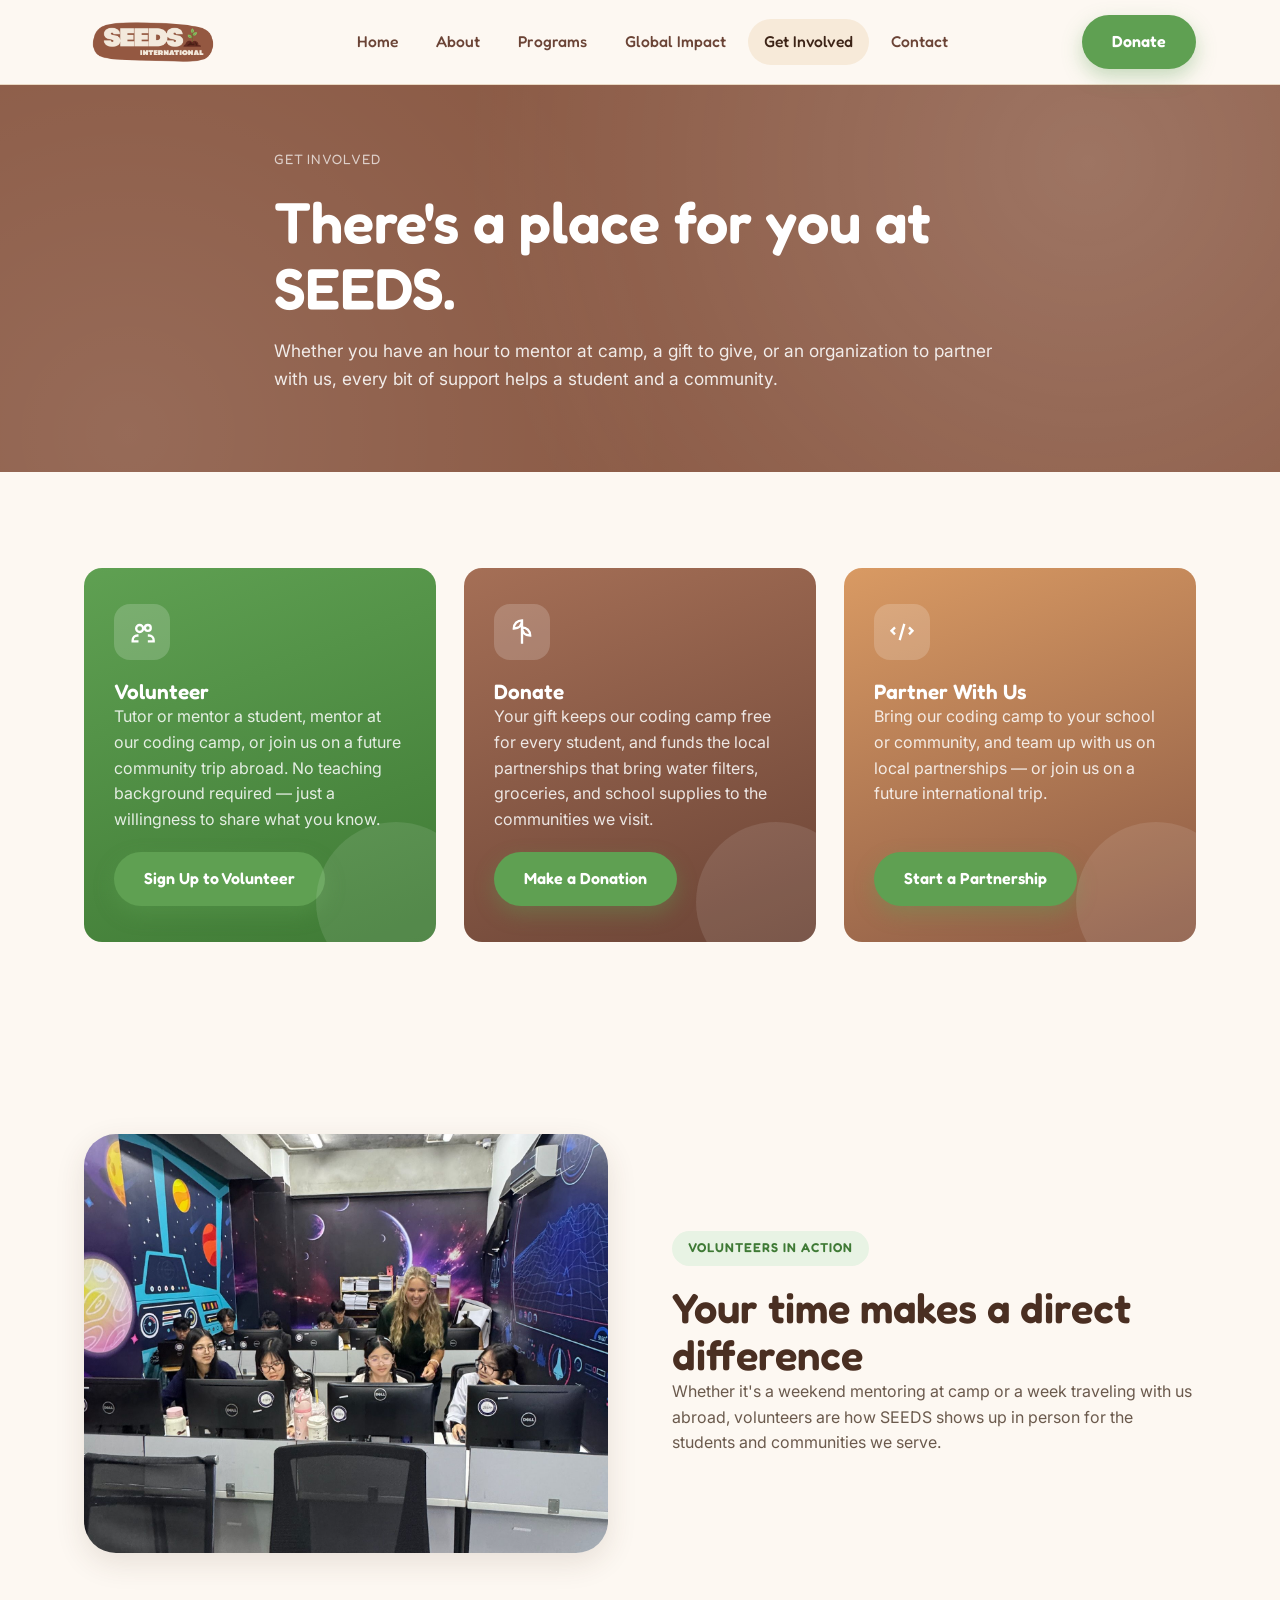
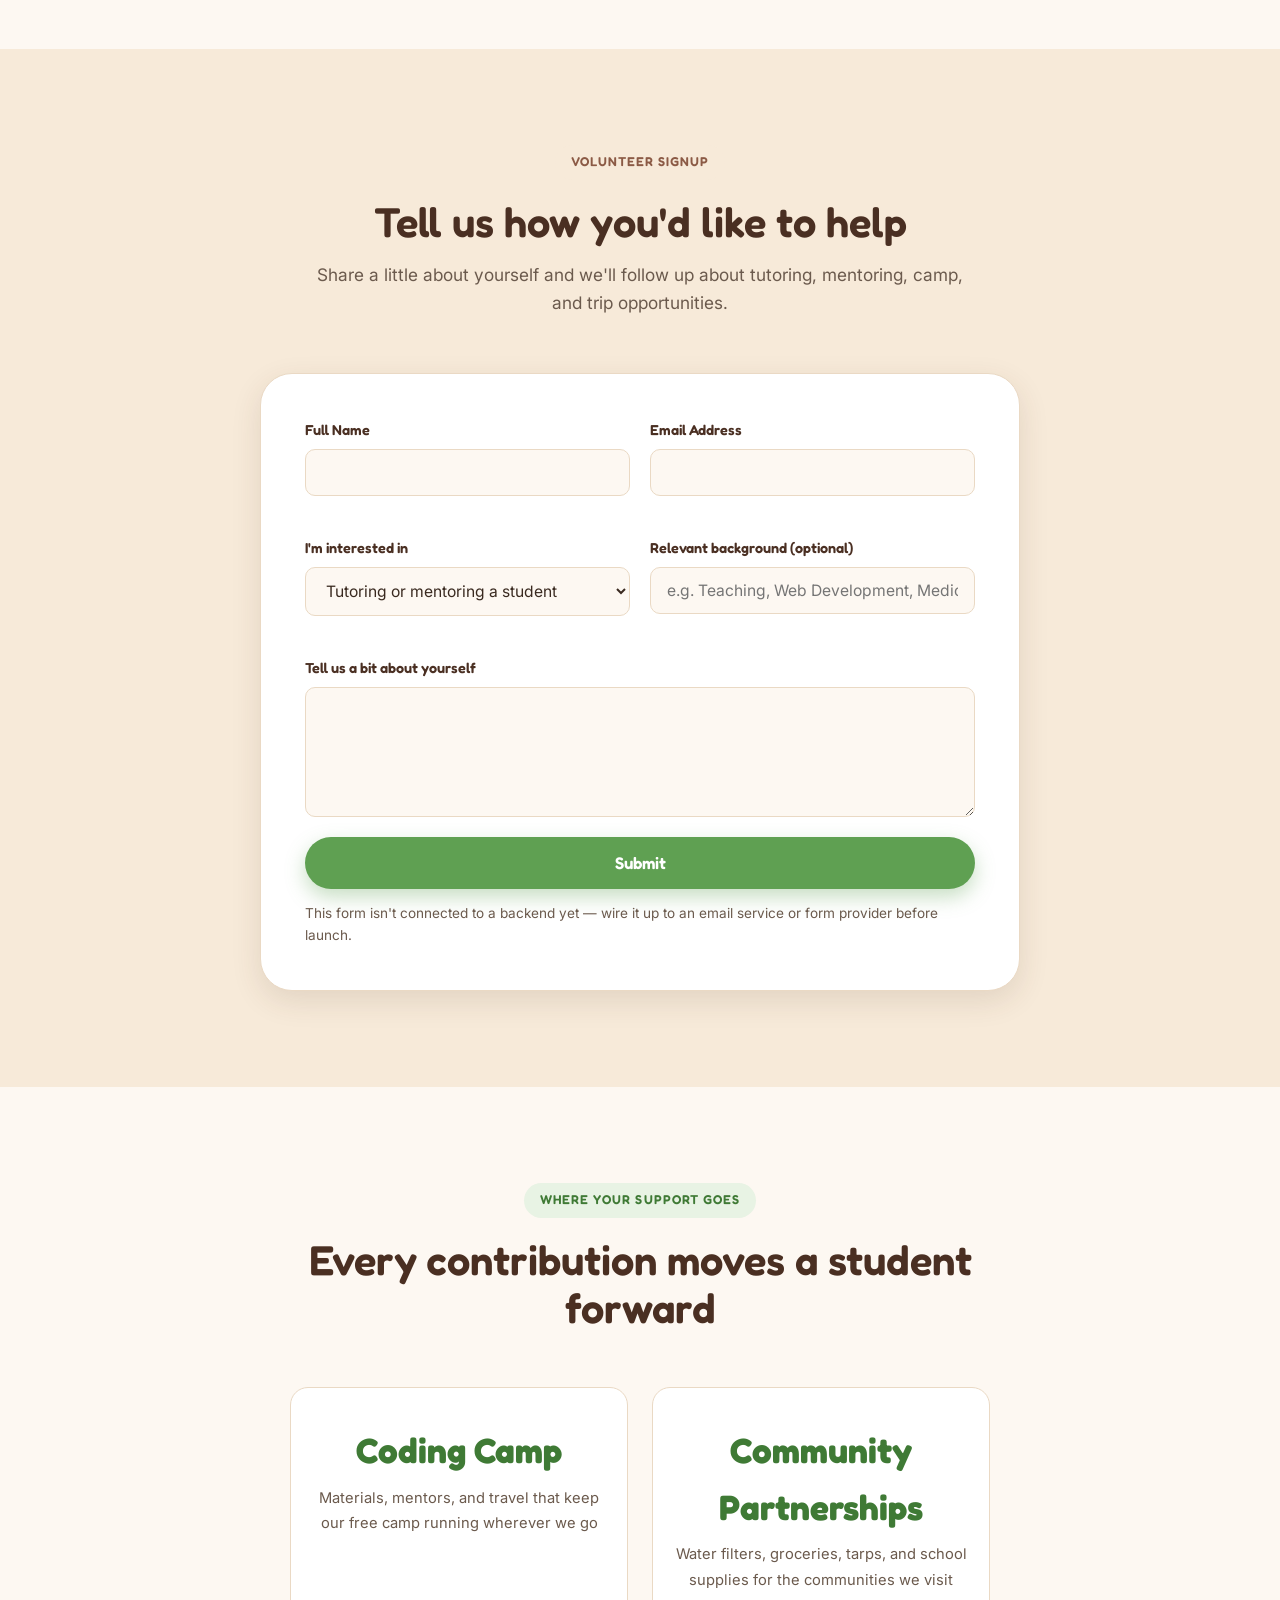
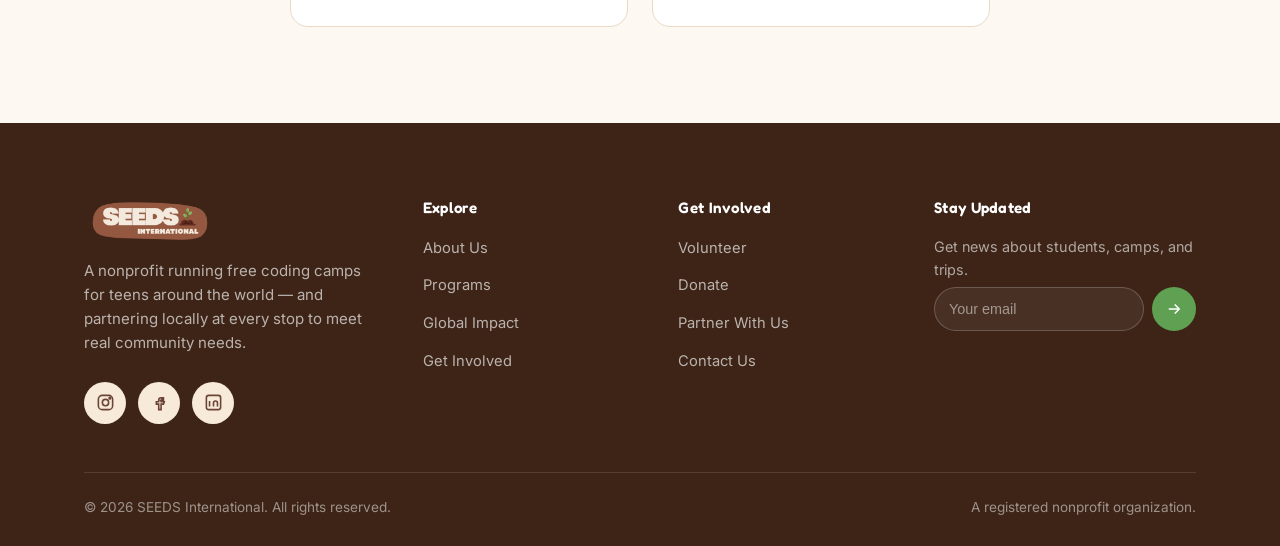
<file: get-involved.html>
<!DOCTYPE html>
<html lang="en">
<head>
<meta charset="UTF-8">
<meta name="viewport" content="width=device-width, initial-scale=1.0">
<title>Get Involved — SEEDS International</title>
<meta name="description" content="Volunteer at our free coding camp, donate to fund camp and local community partnerships, or partner your organization with SEEDS International.">
<link rel="icon" type="image/png" href="assets/seeds_logo.png">
<link rel="preconnect" href="https://fonts.googleapis.com">
<link rel="preconnect" href="https://fonts.gstatic.com" crossorigin>
<link href="https://fonts.googleapis.com/css2?family=Fredoka:wght@500;600;700&family=Inter:wght@400;500;600&display=swap" rel="stylesheet">
<link rel="stylesheet" href="css/style.css">
</head>
<body>

<header class="site-header">
  <div class="container">
    <a href="index.html" class="brand">
      <img src="assets/seeds_logo.png" alt="SEEDS International logo">
    </a>
    <nav class="main-nav">
      <a href="index.html">Home</a>
      <a href="about.html">About</a>
      <a href="programs.html">Programs</a>
      <a href="global-impact.html">Global Impact</a>
      <a href="get-involved.html">Get Involved</a>
      <a href="contact.html">Contact</a>
    </nav>
    <div class="header-actions">
      <a href="get-involved.html#donate" class="btn btn-primary">Donate</a>
      <button class="nav-toggle" aria-label="Toggle menu" aria-expanded="false">
        <span></span><span></span><span></span>
      </button>
    </div>
  </div>
</header>

<main>

  <section class="page-hero">
    <div class="container">
      <span class="breadcrumb">Get Involved</span>
      <h1>There's a place for you at SEEDS.</h1>
      <p>Whether you have an hour to mentor at camp, a gift to give, or an organization to partner with us, every bit of support helps a student and a community.</p>
    </div>
  </section>

  <!-- THREE PATHS -->
  <section>
    <div class="container">
      <div class="paths-grid reveal">
        <div class="path-card p-volunteer" id="volunteer">
          <div class="card-icon">
            <svg viewBox="0 0 24 24" fill="none" stroke="currentColor" stroke-width="2"><path d="M17 20h5v-1a4 4 0 0 0-4-4h-1M9 20H4v-1a4 4 0 0 1 4-4h1m1-3a3 3 0 1 0 0-6 3 3 0 0 0 0 6Zm7-1a2.5 2.5 0 1 0 0-5 2.5 2.5 0 0 0 0 5Z"/></svg>
          </div>
          <h3>Volunteer</h3>
          <p>Tutor or mentor a student, mentor at our coding camp, or join us on a future community trip abroad. No teaching background required — just a willingness to share what you know.</p>
          <a href="#volunteer-form" class="btn btn-primary">Sign Up to Volunteer</a>
        </div>
        <div class="path-card p-donate" id="donate">
          <div class="card-icon">
            <svg viewBox="0 0 24 24" fill="none" stroke="currentColor" stroke-width="2"><path d="M12 2v20M12 2c-4 0-7 3-7 7 4 0 7-2 7-7ZM12 8c4 0 7 3 7 7-4 0-7-2-7-7Z"/></svg>
          </div>
          <h3>Donate</h3>
          <p>Your gift keeps our coding camp free for every student, and funds the local partnerships that bring water filters, groceries, and school supplies to the communities we visit.</p>
          <a href="contact.html" class="btn btn-primary">Make a Donation</a>
        </div>
        <div class="path-card p-partner" id="partner">
          <div class="card-icon">
            <svg viewBox="0 0 24 24" fill="none" stroke="currentColor" stroke-width="2"><path d="m18 8 3 3-3 3M6 8 3 11l3 3M14 5l-4 14"/></svg>
          </div>
          <h3>Partner With Us</h3>
          <p>Bring our coding camp to your school or community, and team up with us on local partnerships — or join us on a future international trip.</p>
          <a href="contact.html" class="btn btn-primary">Start a Partnership</a>
        </div>
      </div>
    </div>
  </section>

  <!-- VOLUNTEERS IN ACTION -->
  <section>
    <div class="container">
      <div class="feature-row reveal">
        <div class="feature-visual">
          <img src="assets/cambodia/volunteer_helping_at_coding_camp.JPG" alt="Volunteer helping a student at the SEEDS International coding camp">
        </div>
        <div class="feature-text">
          <span class="eyebrow">Volunteers in Action</span>
          <h2>Your time makes a direct difference</h2>
          <p>Whether it's a weekend mentoring at camp or a week traveling with us abroad, volunteers are how SEEDS shows up in person for the students and communities we serve.</p>
        </div>
      </div>
    </div>
  </section>

  <!-- VOLUNTEER FORM -->
  <section class="section-alt" id="volunteer-form">
    <div class="container">
      <div class="section-head center">
        <span class="eyebrow alt">Volunteer Signup</span>
        <h2>Tell us how you'd like to help</h2>
        <p>Share a little about yourself and we'll follow up about tutoring, mentoring, camp, and trip opportunities.</p>
      </div>
      <div class="form-card reveal" style="max-width:760px; margin:0 auto;">
        <form data-fake-submit>
          <div class="form-grid">
            <div class="form-field">
              <label for="v-name">Full Name</label>
              <input type="text" id="v-name" name="name" required>
            </div>
            <div class="form-field">
              <label for="v-email">Email Address</label>
              <input type="email" id="v-email" name="email" required>
            </div>
            <div class="form-field">
              <label for="v-interest">I'm interested in</label>
              <select id="v-interest" name="interest">
                <option>Tutoring or mentoring a student</option>
                <option>Mentoring at the coding camp</option>
                <option>Joining an international trip</option>
                <option>Something else</option>
              </select>
            </div>
            <div class="form-field">
              <label for="v-background">Relevant background (optional)</label>
              <input type="text" id="v-background" name="background" placeholder="e.g. Teaching, Web Development, Medicine">
            </div>
            <div class="form-field full">
              <label for="v-message">Tell us a bit about yourself</label>
              <textarea id="v-message" name="message" required></textarea>
            </div>
          </div>
          <button type="submit" class="btn btn-primary btn-lg btn-block">Submit</button>
        </form>
        <div class="form-success">
          <svg viewBox="0 0 24 24" fill="none" stroke="currentColor" stroke-width="2"><circle cx="12" cy="12" r="10"/><path d="m8 12 3 3 5-6"/></svg>
          Thanks! We'll be in touch soon.
        </div>
        <p class="form-note">This form isn't connected to a backend yet — wire it up to an email service or form provider before launch.</p>
      </div>
    </div>
  </section>

  <!-- IMPACT OF GIVING -->
  <section>
    <div class="container">
      <div class="section-head center">
        <span class="eyebrow">Where Your Support Goes</span>
        <h2>Every contribution moves a student forward</h2>
      </div>
      <div class="stat-strip cols-2 reveal">
        <div class="stat-card">
          <strong>Coding Camp</strong>
          <span>Materials, mentors, and travel that keep our free camp running wherever we go</span>
        </div>
        <div class="stat-card">
          <strong>Community Partnerships</strong>
          <span>Water filters, groceries, tarps, and school supplies for the communities we visit</span>
        </div>
      </div>
    </div>
  </section>

</main>

<footer class="site-footer">
  <div class="container">
    <div class="footer-grid">
      <div class="footer-brand">
        <a href="index.html" class="brand"><img src="assets/seeds_logo.png" alt="SEEDS International logo"></a>
        <p>A nonprofit running free coding camps for teens around the world — and partnering locally at every stop to meet real community needs.</p>
        <div class="social-row">
          <a href="#" aria-label="Instagram"><svg viewBox="0 0 24 24" fill="none" stroke="currentColor" stroke-width="2"><rect x="3" y="3" width="18" height="18" rx="5"/><circle cx="12" cy="12" r="4"/><circle cx="17.5" cy="6.5" r="1"/></svg></a>
          <a href="#" aria-label="Facebook"><svg viewBox="0 0 24 24" fill="none" stroke="currentColor" stroke-width="2"><path d="M14 9h3V6h-3c-2 0-3 1.2-3 3v2H8v3h3v7h3v-7h3l1-3h-4v-1.5c0-.6.4-1.5 1-1.5Z"/></svg></a>
          <a href="#" aria-label="LinkedIn"><svg viewBox="0 0 24 24" fill="none" stroke="currentColor" stroke-width="2"><rect x="3" y="3" width="18" height="18" rx="3"/><path d="M7 10v7M7 7v.01M12 17v-4.5a2.5 2.5 0 0 1 5 0V17"/></svg></a>
        </div>
      </div>
      <div class="footer-col">
        <h4>Explore</h4>
        <ul>
          <li><a href="about.html">About Us</a></li>
          <li><a href="programs.html">Programs</a></li>
          <li><a href="global-impact.html">Global Impact</a></li>
          <li><a href="get-involved.html">Get Involved</a></li>
        </ul>
      </div>
      <div class="footer-col">
        <h4>Get Involved</h4>
        <ul>
          <li><a href="get-involved.html#volunteer">Volunteer</a></li>
          <li><a href="get-involved.html#donate">Donate</a></li>
          <li><a href="get-involved.html#partner">Partner With Us</a></li>
          <li><a href="contact.html">Contact Us</a></li>
        </ul>
      </div>
      <div class="footer-col footer-newsletter">
        <h4>Stay Updated</h4>
        <p style="font-size:0.9rem; color:rgba(255,255,255,0.6);">Get news about students, camps, and trips.</p>
        <form data-fake-submit>
          <input type="email" placeholder="Your email" required aria-label="Email address">
          <button type="submit" aria-label="Subscribe">
            <svg viewBox="0 0 24 24" fill="none" stroke="currentColor" stroke-width="2"><path d="M5 12h14M13 6l6 6-6 6"/></svg>
          </button>
        </form>
      </div>
    </div>
    <div class="footer-bottom">
      <span>&copy; <span data-year></span> SEEDS International. All rights reserved.</span>
      <span>A registered nonprofit organization.</span>
    </div>
  </div>
</footer>

<script src="js/main.js"></script>
</body>
</html>
</file>
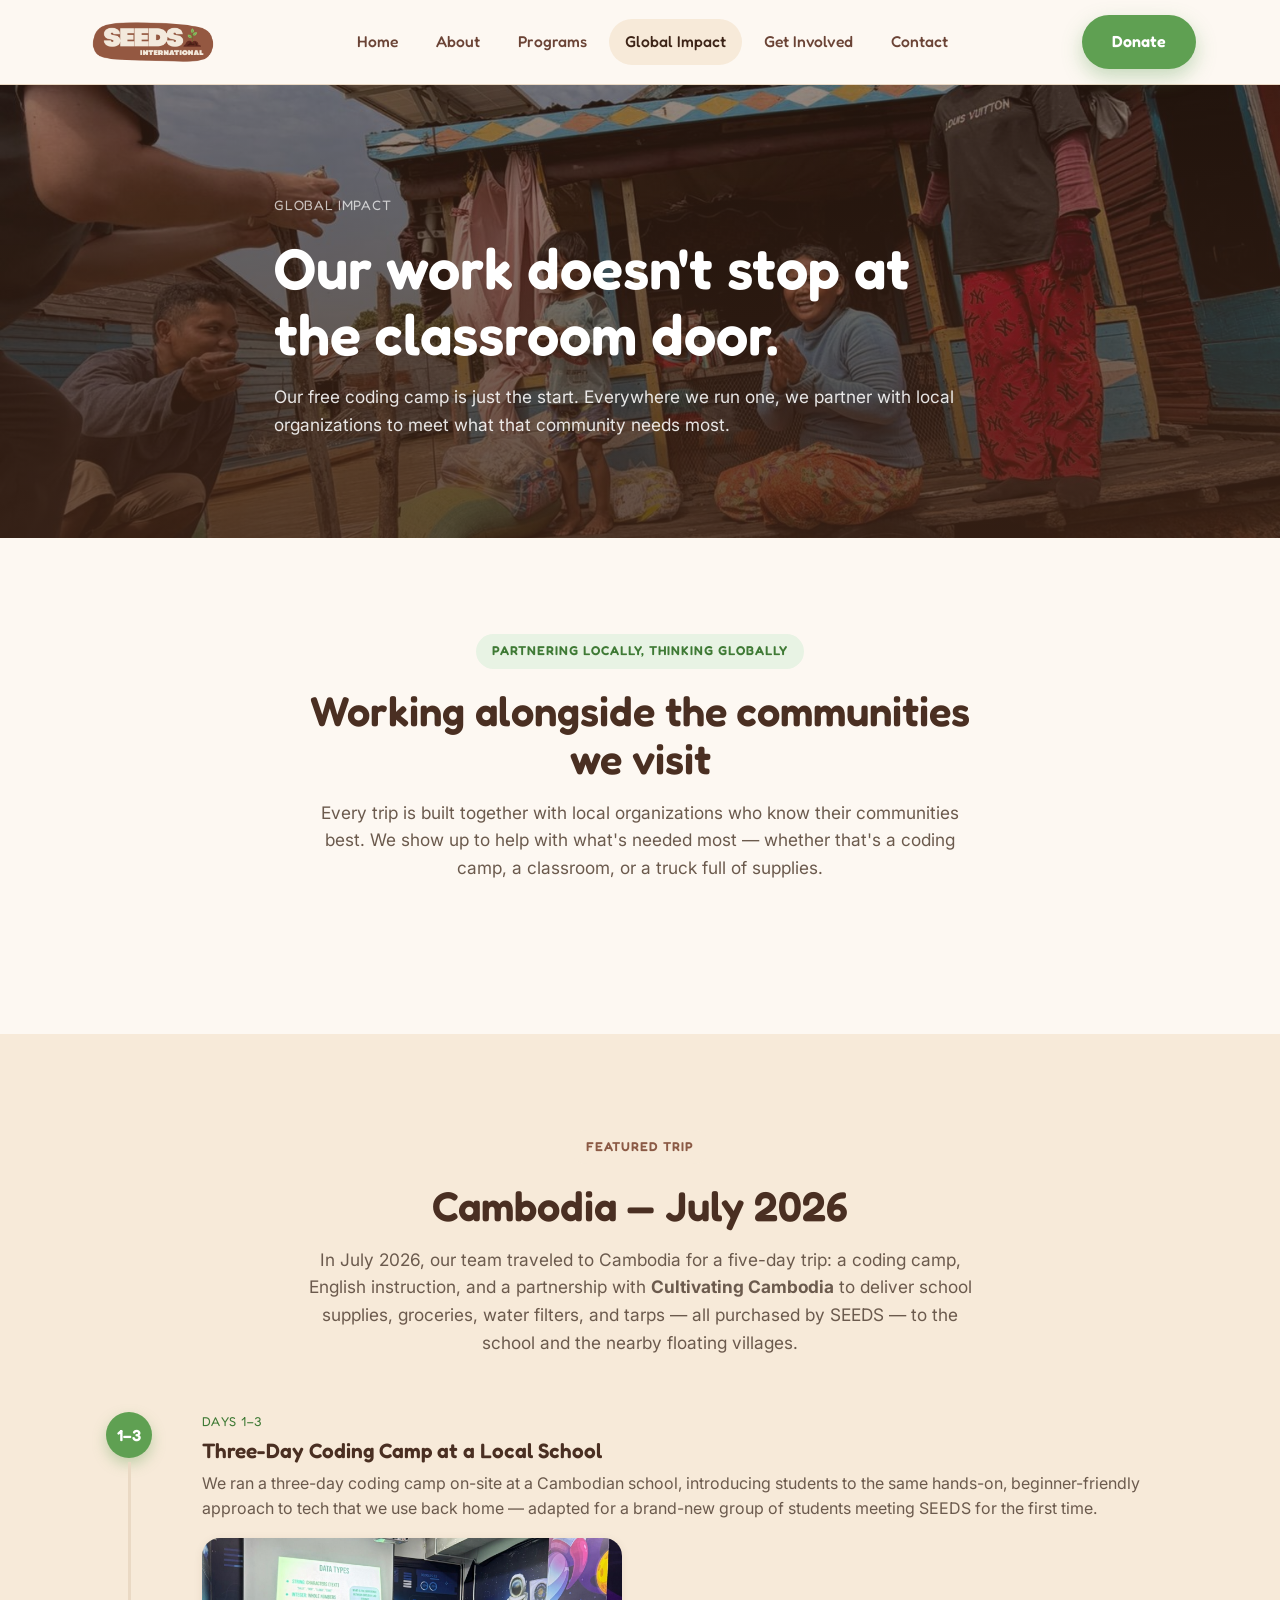
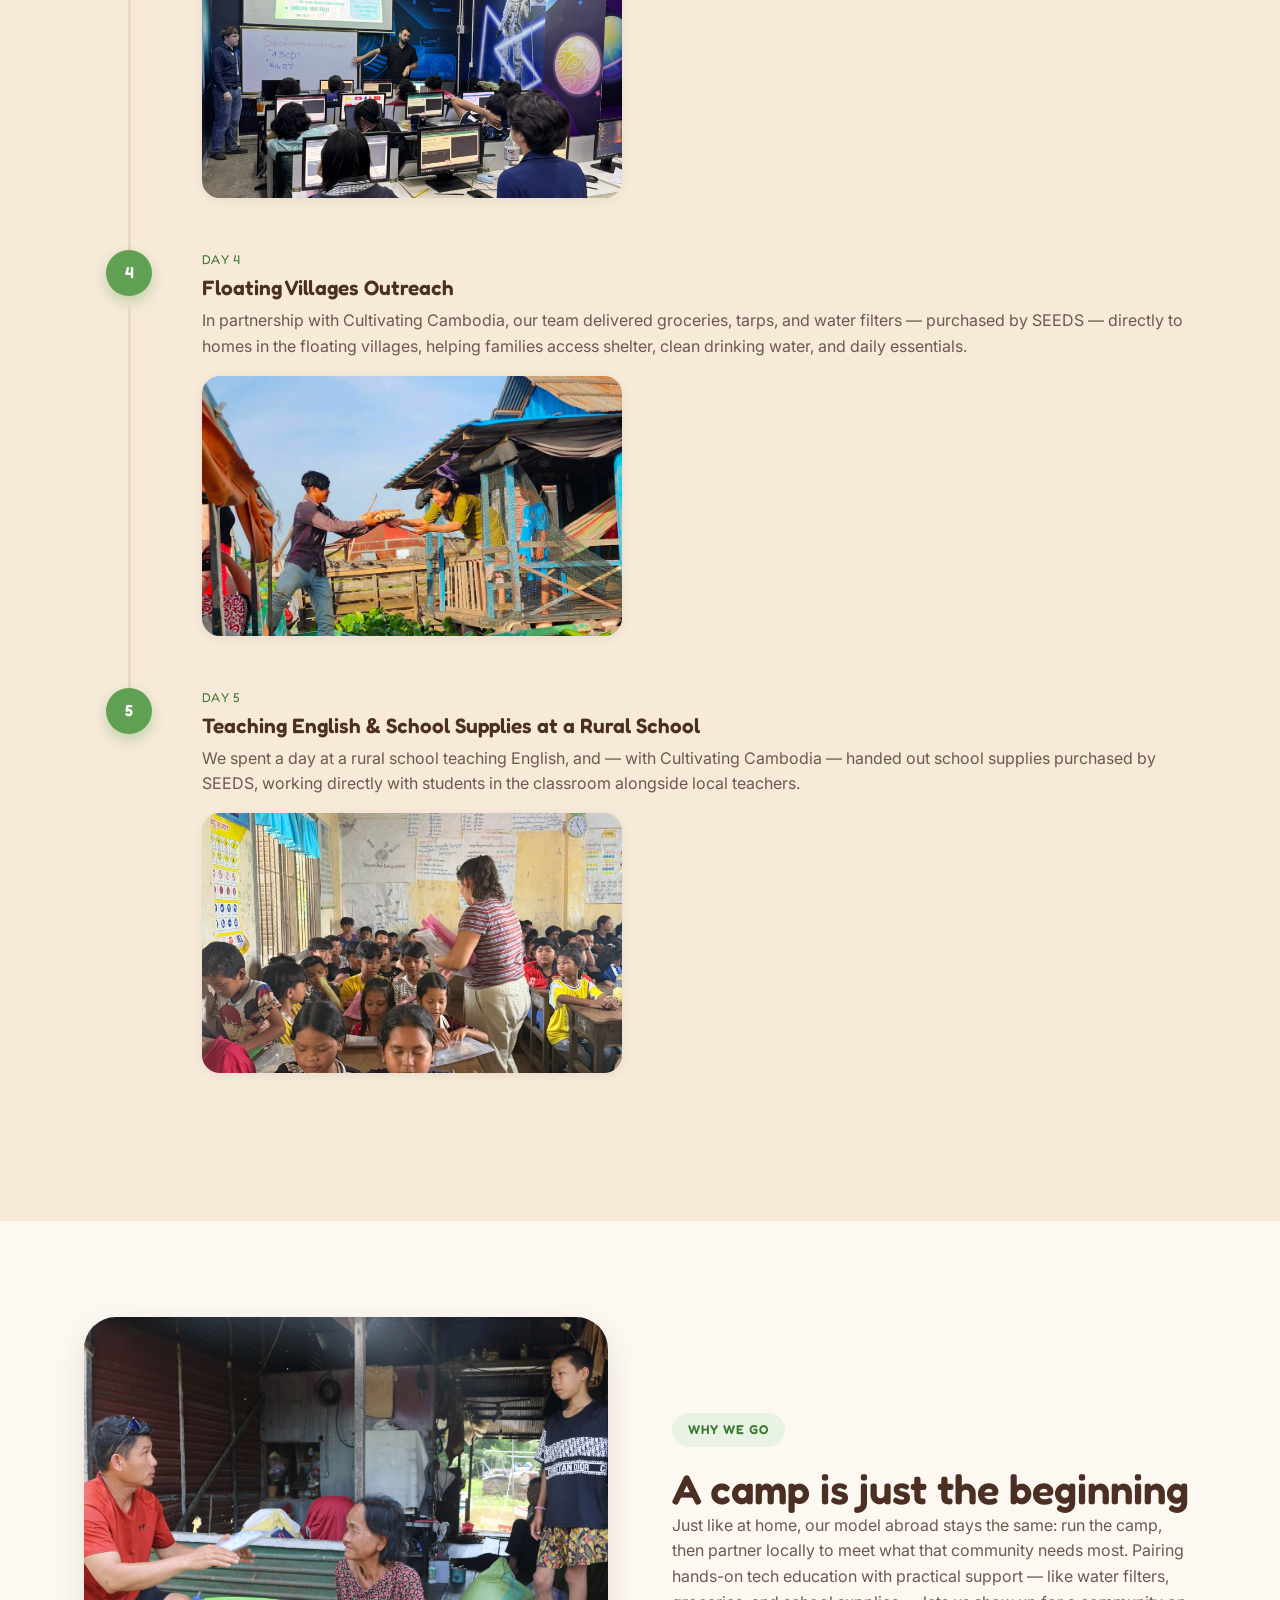
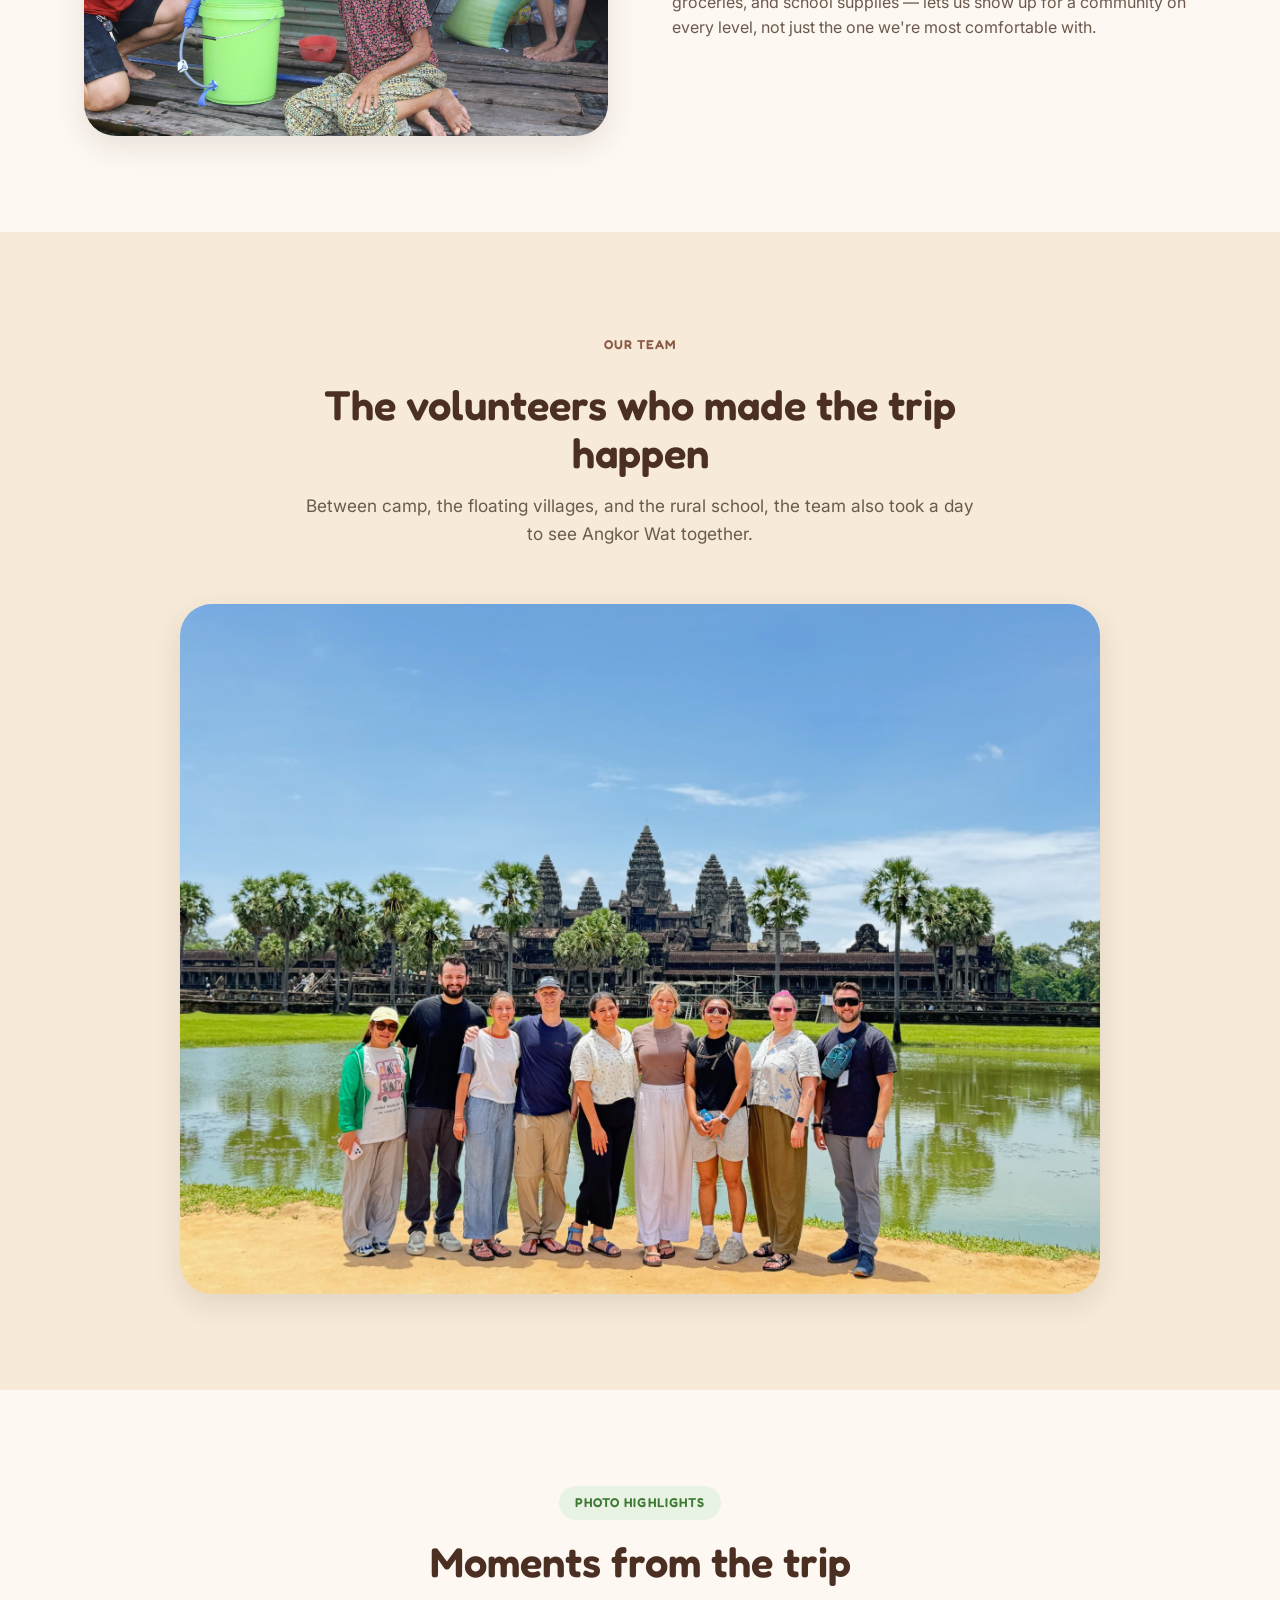
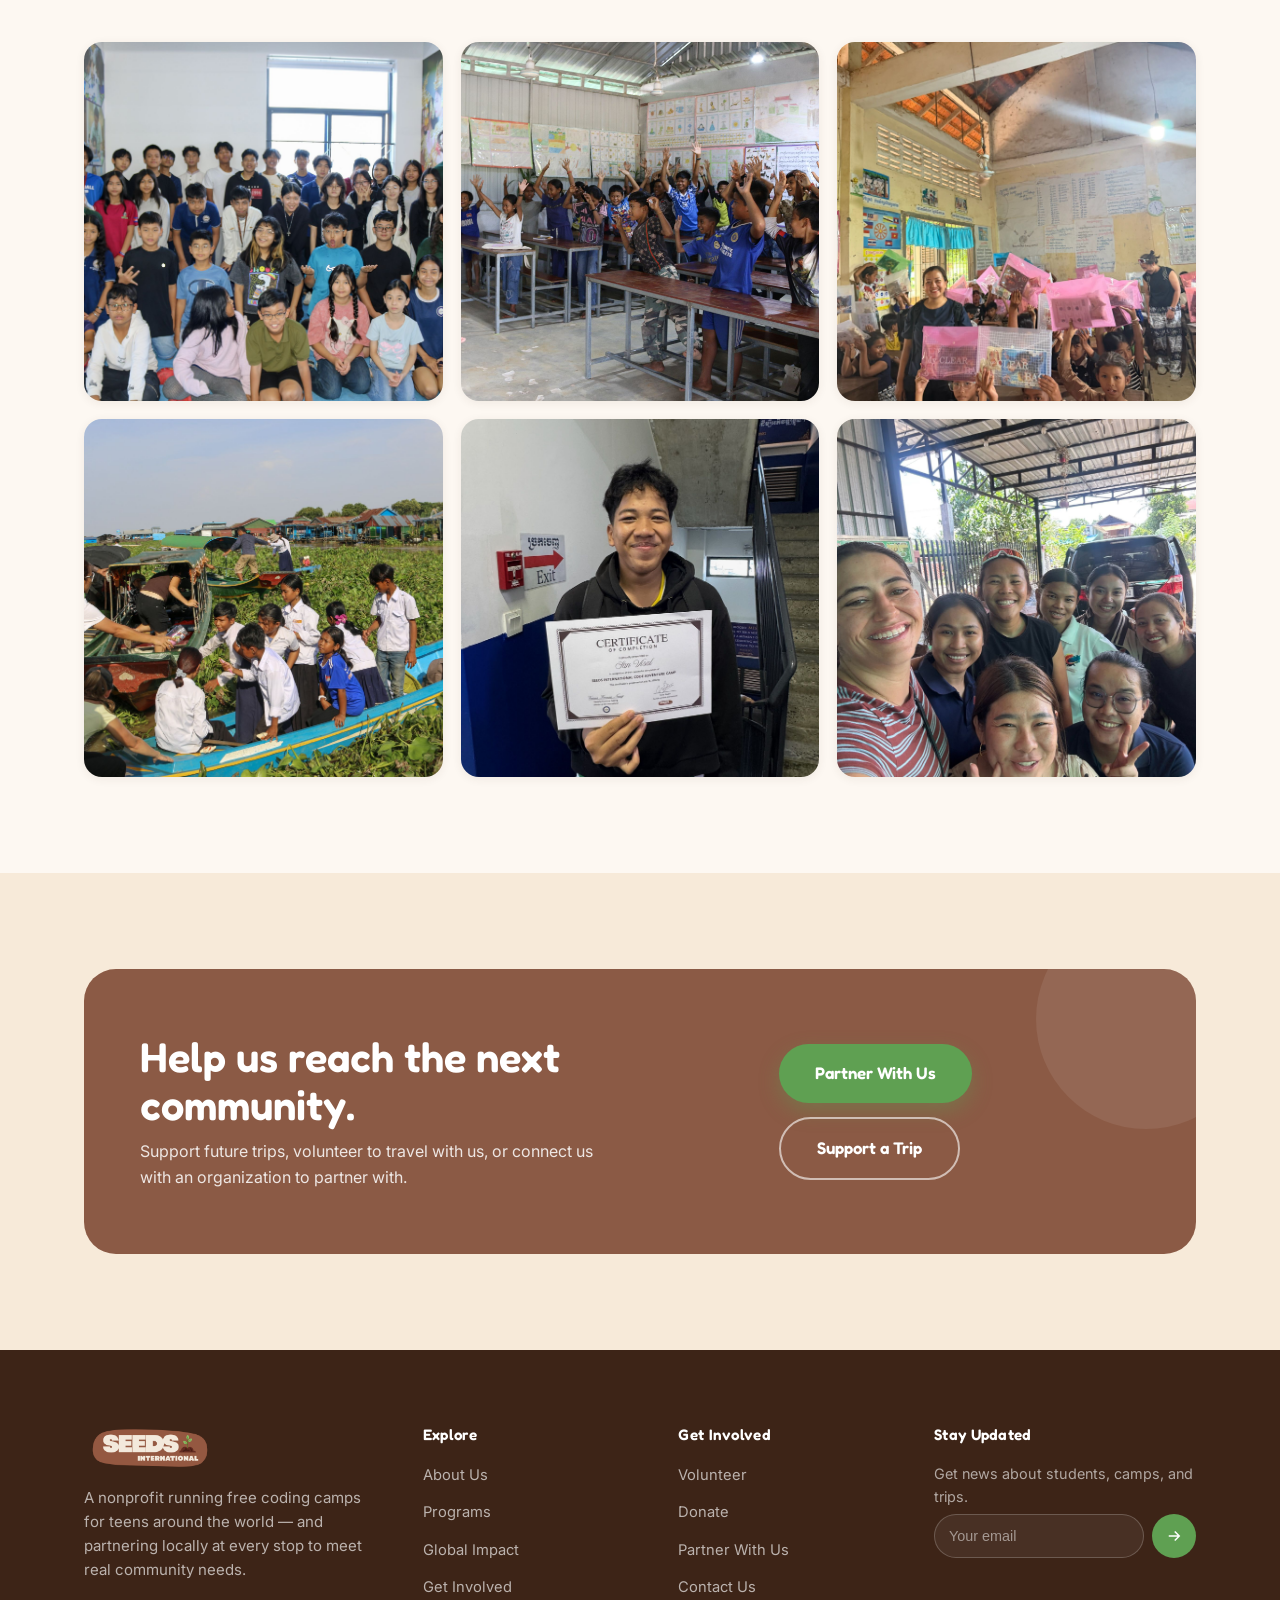
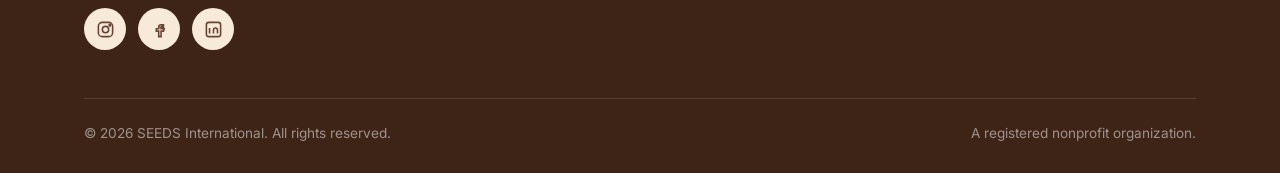
<file: global-impact.html>
<!DOCTYPE html>
<html lang="en">
<head>
<meta charset="UTF-8">
<meta name="viewport" content="width=device-width, initial-scale=1.0">
<title>Global Impact — SEEDS International</title>
<meta name="description" content="SEEDS International runs free coding camps and partners with local organizations around the world. In July 2026 our team ran a coding camp in Cambodia and partnered with Cultivating Cambodia to deliver school supplies, groceries, water filters, and tarps.">
<link rel="icon" type="image/png" href="assets/seeds_logo.png">
<link rel="preconnect" href="https://fonts.googleapis.com">
<link rel="preconnect" href="https://fonts.gstatic.com" crossorigin>
<link href="https://fonts.googleapis.com/css2?family=Fredoka:wght@500;600;700&family=Inter:wght@400;500;600&display=swap" rel="stylesheet">
<link rel="stylesheet" href="css/style.css">
</head>
<body>

<header class="site-header">
  <div class="container">
    <a href="index.html" class="brand">
      <img src="assets/seeds_logo.png" alt="SEEDS International logo">
    </a>
    <nav class="main-nav">
      <a href="index.html">Home</a>
      <a href="about.html">About</a>
      <a href="programs.html">Programs</a>
      <a href="global-impact.html">Global Impact</a>
      <a href="get-involved.html">Get Involved</a>
      <a href="contact.html">Contact</a>
    </nav>
    <div class="header-actions">
      <a href="get-involved.html#donate" class="btn btn-primary">Donate</a>
      <button class="nav-toggle" aria-label="Toggle menu" aria-expanded="false">
        <span></span><span></span><span></span>
      </button>
    </div>
  </div>
</header>

<main>

  <section class="page-hero has-photo" style="background-image: url('assets/cambodia/passing_food_out_floating_village_1.JPG');">
    <div class="container">
      <span class="breadcrumb">Global Impact</span>
      <h1>Our work doesn't stop at the classroom door.</h1>
      <p>Our free coding camp is just the start. Everywhere we run one, we partner with local organizations to meet what that community needs most.</p>
    </div>
  </section>

  <!-- PARTNERSHIPS INTRO -->
  <section>
    <div class="container">
      <div class="section-head center">
        <span class="eyebrow">Partnering Locally, Thinking Globally</span>
        <h2>Working alongside the communities we visit</h2>
        <p>Every trip is built together with local organizations who know their communities best. We show up to help with what's needed most — whether that's a coding camp, a classroom, or a truck full of supplies.</p>
      </div>
    </div>
  </section>

  <!-- CAMBODIA FEATURE -->
  <section class="section-alt">
    <div class="container">
      <div class="section-head center">
        <span class="eyebrow alt">Featured Trip</span>
        <h2>Cambodia — July 2026</h2>
        <p>In July 2026, our team traveled to Cambodia for a five-day trip: a coding camp, English instruction, and a partnership with <strong>Cultivating Cambodia</strong> to deliver school supplies, groceries, water filters, and tarps — all purchased by SEEDS — to the school and the nearby floating villages.</p>
      </div>

      <div class="timeline reveal">
        <div class="timeline-item">
          <div class="timeline-rail">
            <div class="timeline-dot">1–3</div>
            <div class="timeline-line"></div>
          </div>
          <div class="timeline-content">
            <span class="day-tag">Days 1–3</span>
            <h3>Three-Day Coding Camp at a Local School</h3>
            <p>We ran a three-day coding camp on-site at a Cambodian school, introducing students to the same hands-on, beginner-friendly approach to tech that we use back home — adapted for a brand-new group of students meeting SEEDS for the first time.</p>
            <div class="timeline-thumb">
              <img src="assets/cambodia/volunteers_teaching_coding_camp.JPG" alt="Volunteers teaching a coding lesson at the Cambodia camp">
            </div>
          </div>
        </div>
        <div class="timeline-item">
          <div class="timeline-rail">
            <div class="timeline-dot">4</div>
            <div class="timeline-line"></div>
          </div>
          <div class="timeline-content">
            <span class="day-tag">Day 4</span>
            <h3>Floating Villages Outreach</h3>
            <p>In partnership with Cultivating Cambodia, our team delivered groceries, tarps, and water filters — purchased by SEEDS — directly to homes in the floating villages, helping families access shelter, clean drinking water, and daily essentials.</p>
            <div class="timeline-thumb">
              <img src="assets/cambodia/passing_food_out_floating_village_3.JPG" alt="Volunteers and students on boats delivering supplies in the floating villages">
            </div>
          </div>
        </div>
        <div class="timeline-item">
          <div class="timeline-rail">
            <div class="timeline-dot">5</div>
          </div>
          <div class="timeline-content">
            <span class="day-tag">Day 5</span>
            <h3>Teaching English &amp; School Supplies at a Rural School</h3>
            <p>We spent a day at a rural school teaching English, and — with Cultivating Cambodia — handed out school supplies purchased by SEEDS, working directly with students in the classroom alongside local teachers.</p>
            <div class="timeline-thumb">
              <img src="assets/cambodia/handing_out_school_supplies_3.JPG" alt="Volunteer handing out school supplies at a rural Cambodian school">
            </div>
          </div>
        </div>
      </div>
    </div>
  </section>

  <!-- WHY THIS MATTERS -->
  <section>
    <div class="container">
      <div class="feature-row reveal">
        <div class="feature-visual">
          <img src="assets/cambodia/teaching_how_to_use_water_filter_2.JPG" alt="Volunteer delivering a water filter to an elderly woman in the floating villages">
        </div>
        <div class="feature-text">
          <span class="eyebrow">Why We Go</span>
          <h2>A camp is just the beginning</h2>
          <p>Just like at home, our model abroad stays the same: run the camp, then partner locally to meet what that community needs most. Pairing hands-on tech education with practical support — like water filters, groceries, and school supplies — lets us show up for a community on every level, not just the one we're most comfortable with.</p>
        </div>
      </div>
    </div>
  </section>

  <!-- TEAM -->
  <section class="section-alt">
    <div class="container">
      <div class="section-head center">
        <span class="eyebrow alt">Our Team</span>
        <h2>The volunteers who made the trip happen</h2>
        <p>Between camp, the floating villages, and the rural school, the team also took a day to see Angkor Wat together.</p>
      </div>
      <div class="team-photo reveal">
        <img src="assets/cambodia/volunteers_at_angkor_wat.JPG" alt="SEEDS International volunteers together at Angkor Wat, Cambodia">
      </div>
    </div>
  </section>

  <!-- PHOTO HIGHLIGHTS -->
  <section>
    <div class="container">
      <div class="section-head center">
        <span class="eyebrow">Photo Highlights</span>
        <h2>Moments from the trip</h2>
      </div>
      <div class="gallery-grid reveal">
        <figure>
          <img src="assets/cambodia/all_coding_camp_students_and_volunteers.JPG" alt="All coding camp students and volunteers together">
        </figure>
        <figure>
          <img src="assets/cambodia/students_participating_teaching_english_3.JPG" alt="Students participating enthusiastically in an English lesson">
        </figure>
        <figure>
          <img src="assets/cambodia/some_students_with_new_school_supplies.JPG" alt="Students celebrating with their new school supplies">
        </figure>
        <figure>
          <img src="assets/cambodia/passing_out_snacks_and_supplies_to_kids_on_floating_village.JPG" alt="Volunteers passing out snacks and supplies to kids on the floating village">
        </figure>
        <figure>
          <img src="assets/cambodia/student_with_coding_certificate_1.JPG" alt="A student proudly holding their coding camp completion certificate">
        </figure>
        <figure>
          <img src="assets/cambodia/some_volunteers_some_students_selfie.JPG" alt="SEEDS volunteers with our Cultivating Cambodia partners">
        </figure>
      </div>
    </div>
  </section>

  <!-- FUTURE TRIPS CTA -->
  <section class="section-alt">
    <div class="container">
      <div class="cta-band reveal">
        <div class="cta-copy">
          <h2>Help us reach the next community.</h2>
          <p>Support future trips, volunteer to travel with us, or connect us with an organization to partner with.</p>
        </div>
        <div class="cta-actions">
          <a href="get-involved.html#partner" class="btn btn-primary btn-lg">Partner With Us</a>
          <a href="get-involved.html#donate" class="btn btn-outline on-dark btn-lg">Support a Trip</a>
        </div>
      </div>
    </div>
  </section>

</main>

<footer class="site-footer">
  <div class="container">
    <div class="footer-grid">
      <div class="footer-brand">
        <a href="index.html" class="brand"><img src="assets/seeds_logo.png" alt="SEEDS International logo"></a>
        <p>A nonprofit running free coding camps for teens around the world — and partnering locally at every stop to meet real community needs.</p>
        <div class="social-row">
          <a href="#" aria-label="Instagram"><svg viewBox="0 0 24 24" fill="none" stroke="currentColor" stroke-width="2"><rect x="3" y="3" width="18" height="18" rx="5"/><circle cx="12" cy="12" r="4"/><circle cx="17.5" cy="6.5" r="1"/></svg></a>
          <a href="#" aria-label="Facebook"><svg viewBox="0 0 24 24" fill="none" stroke="currentColor" stroke-width="2"><path d="M14 9h3V6h-3c-2 0-3 1.2-3 3v2H8v3h3v7h3v-7h3l1-3h-4v-1.5c0-.6.4-1.5 1-1.5Z"/></svg></a>
          <a href="#" aria-label="LinkedIn"><svg viewBox="0 0 24 24" fill="none" stroke="currentColor" stroke-width="2"><rect x="3" y="3" width="18" height="18" rx="3"/><path d="M7 10v7M7 7v.01M12 17v-4.5a2.5 2.5 0 0 1 5 0V17"/></svg></a>
        </div>
      </div>
      <div class="footer-col">
        <h4>Explore</h4>
        <ul>
          <li><a href="about.html">About Us</a></li>
          <li><a href="programs.html">Programs</a></li>
          <li><a href="global-impact.html">Global Impact</a></li>
          <li><a href="get-involved.html">Get Involved</a></li>
        </ul>
      </div>
      <div class="footer-col">
        <h4>Get Involved</h4>
        <ul>
          <li><a href="get-involved.html#volunteer">Volunteer</a></li>
          <li><a href="get-involved.html#donate">Donate</a></li>
          <li><a href="get-involved.html#partner">Partner With Us</a></li>
          <li><a href="contact.html">Contact Us</a></li>
        </ul>
      </div>
      <div class="footer-col footer-newsletter">
        <h4>Stay Updated</h4>
        <p style="font-size:0.9rem; color:rgba(255,255,255,0.6);">Get news about students, camps, and trips.</p>
        <form data-fake-submit>
          <input type="email" placeholder="Your email" required aria-label="Email address">
          <button type="submit" aria-label="Subscribe">
            <svg viewBox="0 0 24 24" fill="none" stroke="currentColor" stroke-width="2"><path d="M5 12h14M13 6l6 6-6 6"/></svg>
          </button>
        </form>
      </div>
    </div>
    <div class="footer-bottom">
      <span>&copy; <span data-year></span> SEEDS International. All rights reserved.</span>
      <span>A registered nonprofit organization.</span>
    </div>
  </div>
</footer>

<script src="js/main.js"></script>
</body>
</html>
</file>
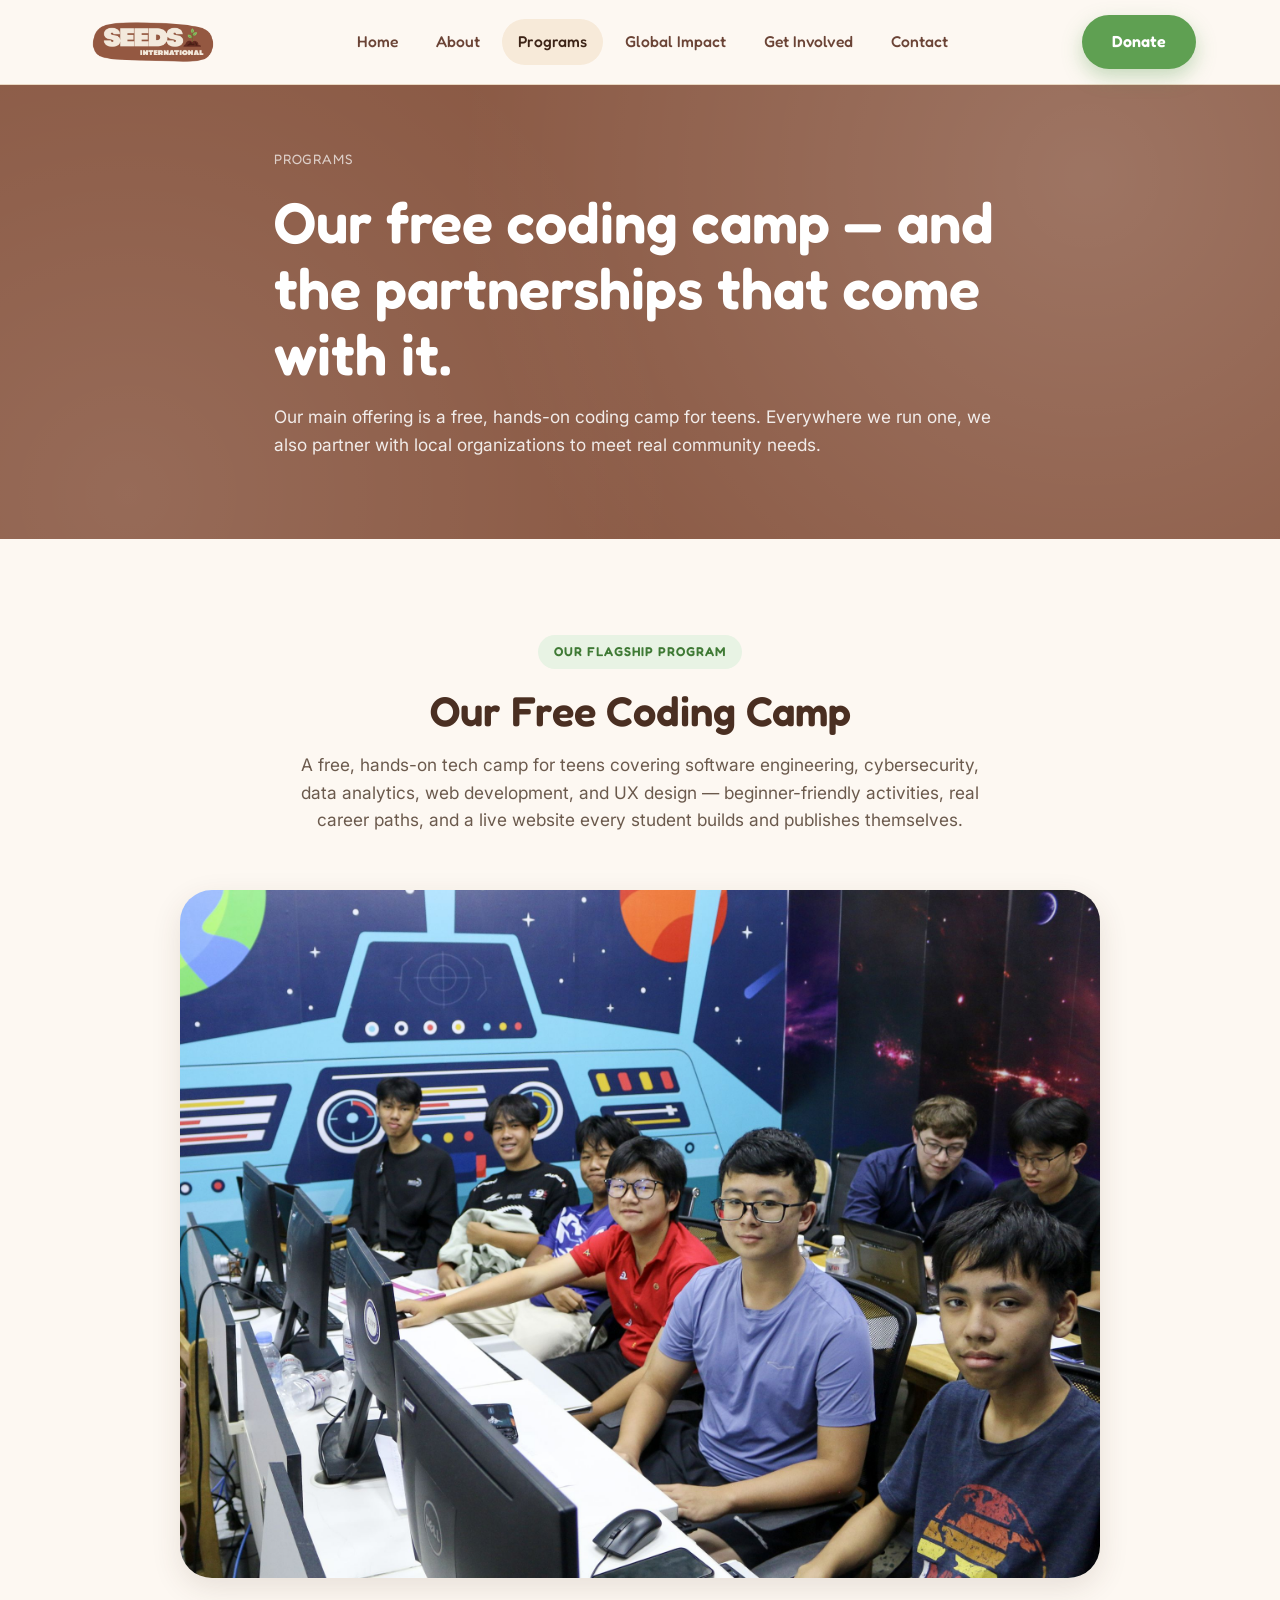
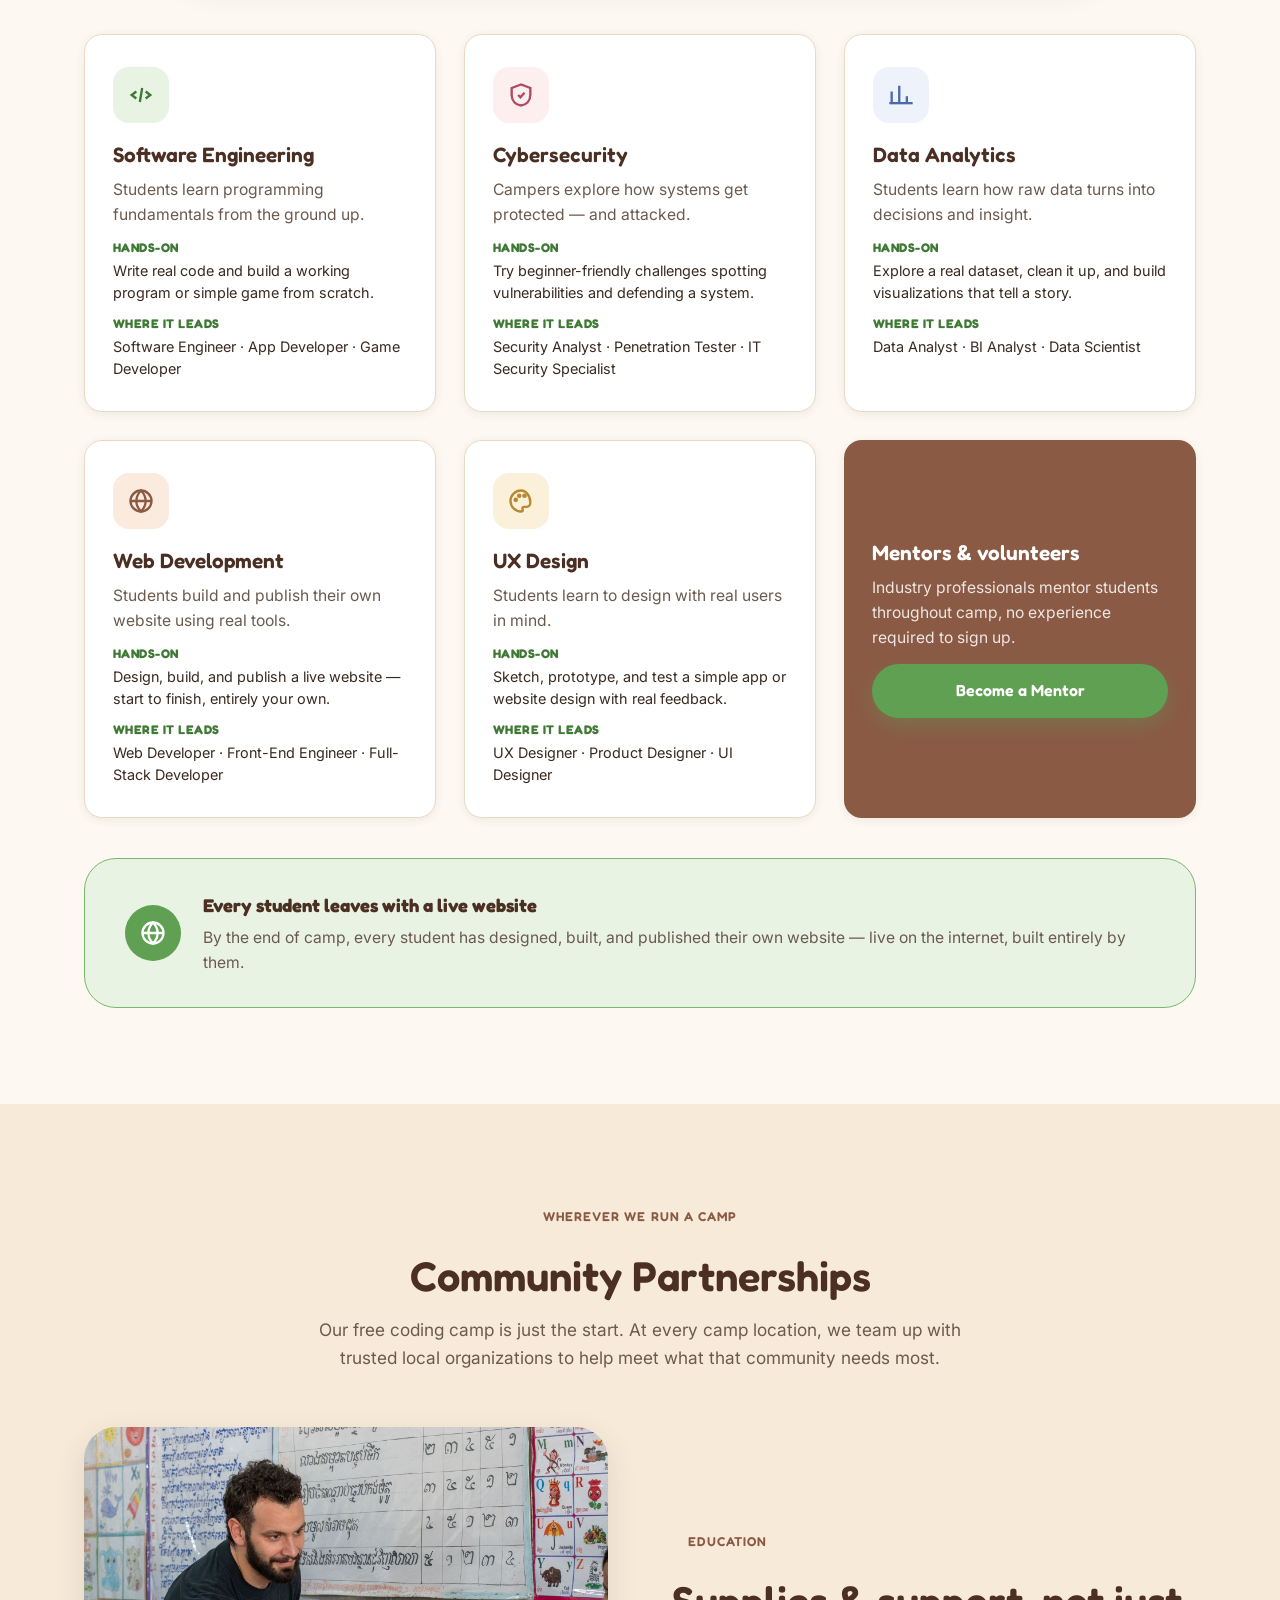
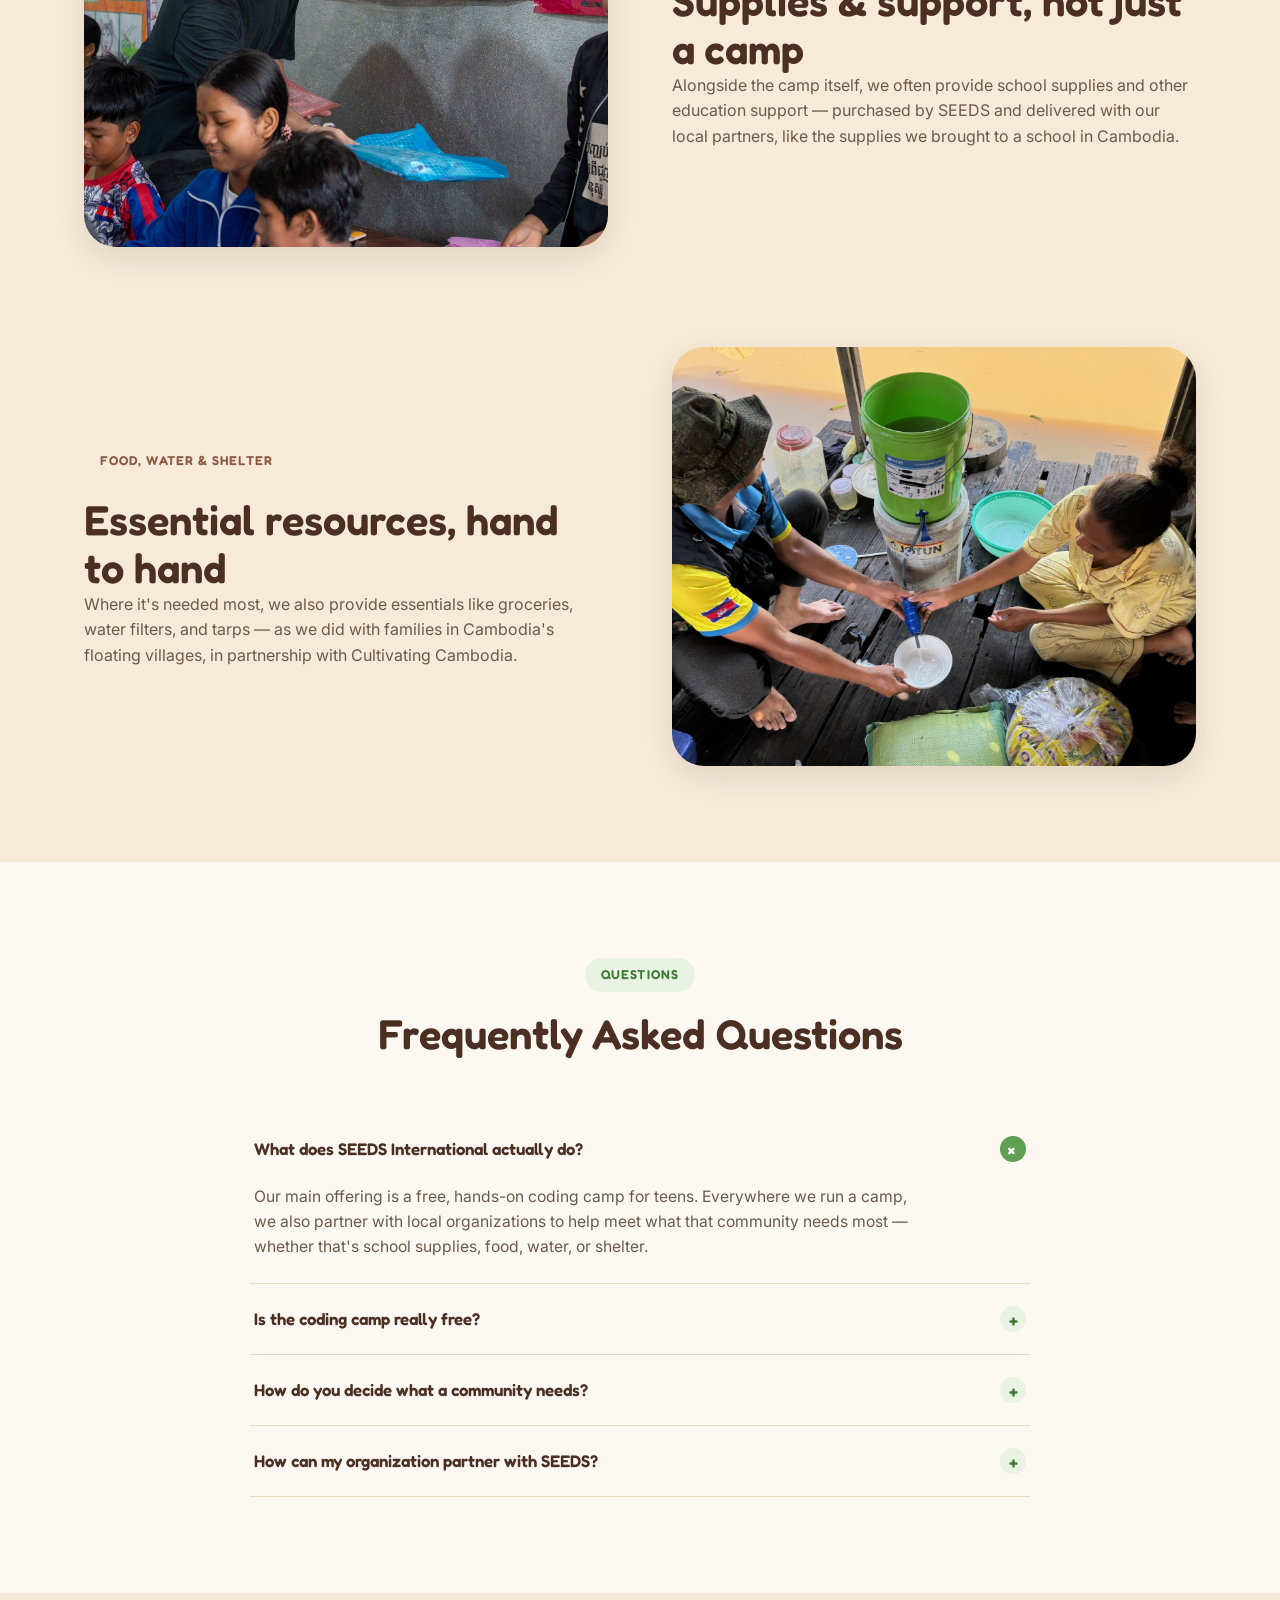
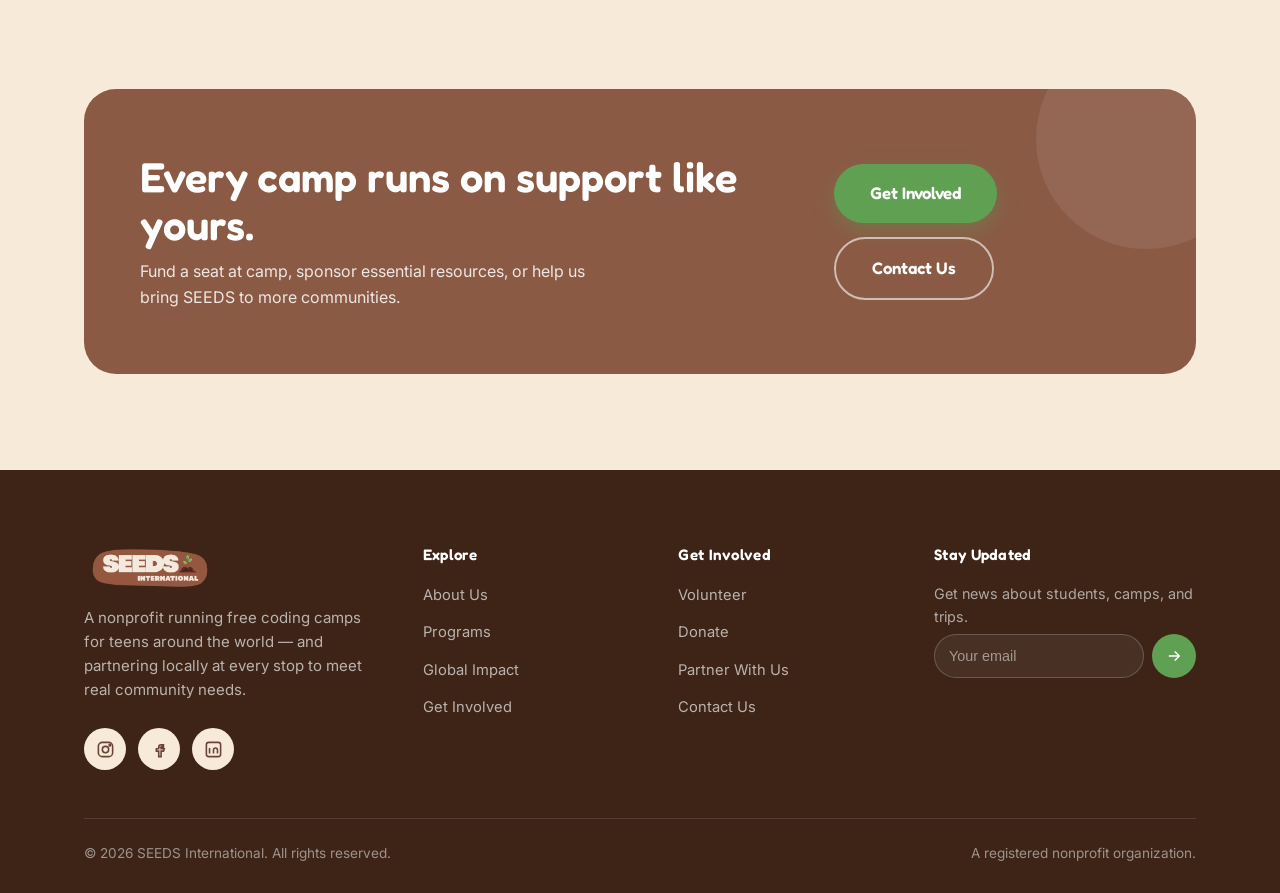
<file: programs.html>
<!DOCTYPE html>
<html lang="en">
<head>
<meta charset="UTF-8">
<meta name="viewport" content="width=device-width, initial-scale=1.0">
<title>Programs — SEEDS International</title>
<meta name="description" content="SEEDS International's free coding camp for teens covers software engineering, cybersecurity, data analytics, web development, and UX design — hands-on activities, career paths, and a live website every student builds and publishes themselves.">
<link rel="icon" type="image/png" href="assets/seeds_logo.png">
<link rel="preconnect" href="https://fonts.googleapis.com">
<link rel="preconnect" href="https://fonts.gstatic.com" crossorigin>
<link href="https://fonts.googleapis.com/css2?family=Fredoka:wght@500;600;700&family=Inter:wght@400;500;600&display=swap" rel="stylesheet">
<link rel="stylesheet" href="css/style.css">
</head>
<body>

<header class="site-header">
  <div class="container">
    <a href="index.html" class="brand">
      <img src="assets/seeds_logo.png" alt="SEEDS International logo">
    </a>
    <nav class="main-nav">
      <a href="index.html">Home</a>
      <a href="about.html">About</a>
      <a href="programs.html">Programs</a>
      <a href="global-impact.html">Global Impact</a>
      <a href="get-involved.html">Get Involved</a>
      <a href="contact.html">Contact</a>
    </nav>
    <div class="header-actions">
      <a href="get-involved.html#donate" class="btn btn-primary">Donate</a>
      <button class="nav-toggle" aria-label="Toggle menu" aria-expanded="false">
        <span></span><span></span><span></span>
      </button>
    </div>
  </div>
</header>

<main>

  <section class="page-hero">
    <div class="container">
      <span class="breadcrumb">Programs</span>
      <h1>Our free coding camp — and the partnerships that come with it.</h1>
      <p>Our main offering is a free, hands-on coding camp for teens. Everywhere we run one, we also partner with local organizations to meet real community needs.</p>
    </div>
  </section>

  <!-- CODING CAMP -->
  <section id="coding-camp">
    <div class="container">
      <div class="section-head center">
        <span class="eyebrow">Our Flagship Program</span>
        <h2>Our Free Coding Camp</h2>
        <p>A free, hands-on tech camp for teens covering software engineering, cybersecurity, data analytics, web development, and UX design — beginner-friendly activities, real career paths, and a live website every student builds and publishes themselves.</p>
      </div>
      <div class="team-photo reveal mt-lg" style="margin-bottom: 56px;">
        <img src="assets/cambodia/coding_students.JPG" alt="Students working at computers during the SEEDS International coding camp">
      </div>
      <div class="card-grid reveal">
        <div class="card accent-1">
          <div class="card-icon">
            <svg viewBox="0 0 24 24" fill="none" stroke="currentColor" stroke-width="2"><path d="m8 9-4 3 4 3M16 9l4 3-4 3M13 6l-2 12"/></svg>
          </div>
          <h3>Software Engineering</h3>
          <p>Students learn programming fundamentals from the ground up.</p>
          <div class="track-detail">
            <strong>Hands-On</strong>
            Write real code and build a working program or simple game from scratch.
          </div>
          <div class="track-detail">
            <strong>Where It Leads</strong>
            Software Engineer &middot; App Developer &middot; Game Developer
          </div>
        </div>
        <div class="card accent-4">
          <div class="card-icon">
            <svg viewBox="0 0 24 24" fill="none" stroke="currentColor" stroke-width="2"><path d="M12 3 4 6v6c0 5 3.4 8.4 8 9 4.6-.6 8-4 8-9V6l-8-3Z"/><path d="m9.5 12 2 2 3.5-4"/></svg>
          </div>
          <h3>Cybersecurity</h3>
          <p>Campers explore how systems get protected — and attacked.</p>
          <div class="track-detail">
            <strong>Hands-On</strong>
            Try beginner-friendly challenges spotting vulnerabilities and defending a system.
          </div>
          <div class="track-detail">
            <strong>Where It Leads</strong>
            Security Analyst &middot; Penetration Tester &middot; IT Security Specialist
          </div>
        </div>
        <div class="card accent-3">
          <div class="card-icon">
            <svg viewBox="0 0 24 24" fill="none" stroke="currentColor" stroke-width="2"><path d="M4 19V9m6.5 10V4M17 19v-6"/><path d="M2 19h20"/></svg>
          </div>
          <h3>Data Analytics</h3>
          <p>Students learn how raw data turns into decisions and insight.</p>
          <div class="track-detail">
            <strong>Hands-On</strong>
            Explore a real dataset, clean it up, and build visualizations that tell a story.
          </div>
          <div class="track-detail">
            <strong>Where It Leads</strong>
            Data Analyst &middot; BI Analyst &middot; Data Scientist
          </div>
        </div>
        <div class="card accent-2">
          <div class="card-icon">
            <svg viewBox="0 0 24 24" fill="none" stroke="currentColor" stroke-width="2"><circle cx="12" cy="12" r="9"/><path d="M3 12h18M12 3c2.5 2.6 4 6 4 9s-1.5 6.4-4 9c-2.5-2.6-4-6-4-9s1.5-6.4 4-9Z"/></svg>
          </div>
          <h3>Web Development</h3>
          <p>Students build and publish their own website using real tools.</p>
          <div class="track-detail">
            <strong>Hands-On</strong>
            Design, build, and publish a live website — start to finish, entirely your own.
          </div>
          <div class="track-detail">
            <strong>Where It Leads</strong>
            Web Developer &middot; Front-End Engineer &middot; Full-Stack Developer
          </div>
        </div>
        <div class="card accent-5">
          <div class="card-icon">
            <svg viewBox="0 0 24 24" fill="none" stroke="currentColor" stroke-width="2"><path d="M12 3a9 9 0 1 0 0 18c1.1 0 1.5-.6 1.5-1.3 0-.5-.3-.9-.3-1.4 0-.8.7-1.3 1.5-1.3h1.8c2 0 3.5-1.6 3.5-3.5C20 7.4 16.4 3 12 3Z"/><circle cx="7.5" cy="11" r="1"/><circle cx="10.5" cy="7.5" r="1"/><circle cx="15" cy="7.5" r="1"/></svg>
          </div>
          <h3>UX Design</h3>
          <p>Students learn to design with real users in mind.</p>
          <div class="track-detail">
            <strong>Hands-On</strong>
            Sketch, prototype, and test a simple app or website design with real feedback.
          </div>
          <div class="track-detail">
            <strong>Where It Leads</strong>
            UX Designer &middot; Product Designer &middot; UI Designer
          </div>
        </div>
        <div class="card accent-1" style="display:flex; flex-direction:column; justify-content:center; background:var(--brown-600); border:none;">
          <h3 style="color:#fff;">Mentors &amp; volunteers</h3>
          <p style="color:rgba(255,255,255,0.85);">Industry professionals mentor students throughout camp, no experience required to sign up.</p>
          <a href="get-involved.html#volunteer" class="btn btn-primary" style="margin-top:14px;">Become a Mentor</a>
        </div>
      </div>

      <div class="highlight-banner reveal">
        <div class="icon-circle">
          <svg viewBox="0 0 24 24" fill="none" stroke="currentColor" stroke-width="2"><circle cx="12" cy="12" r="9"/><path d="M3 12h18M12 3c2.5 2.6 4 6 4 9s-1.5 6.4-4 9c-2.5-2.6-4-6-4-9s1.5-6.4 4-9Z"/></svg>
        </div>
        <div>
          <strong>Every student leaves with a live website</strong>
          <p>By the end of camp, every student has designed, built, and published their own website — live on the internet, built entirely by them.</p>
        </div>
      </div>
    </div>
  </section>

  <!-- COMMUNITY PARTNERSHIPS -->
  <section class="section-alt">
    <div class="container">
      <div class="section-head center">
        <span class="eyebrow alt">Wherever We Run a Camp</span>
        <h2>Community Partnerships</h2>
        <p>Our free coding camp is just the start. At every camp location, we team up with trusted local organizations to help meet what that community needs most.</p>
      </div>

      <div class="feature-row reveal">
        <div class="feature-visual">
          <img src="assets/cambodia/handing_out_school_supplies_2.JPG" alt="Volunteer handing out school supplies to a student">
        </div>
        <div class="feature-text">
          <span class="eyebrow alt">Education</span>
          <h2>Supplies &amp; support, not just a camp</h2>
          <p>Alongside the camp itself, we often provide school supplies and other education support — purchased by SEEDS and delivered with our local partners, like the supplies we brought to a school in Cambodia.</p>
        </div>
      </div>

      <div class="feature-row reverse reveal">
        <div class="feature-visual">
          <img src="assets/cambodia/teaching_how_to_use_water_filter.JPG" alt="Volunteers delivering a water filter to a family in the Cambodian floating villages">
        </div>
        <div class="feature-text">
          <span class="eyebrow alt">Food, Water &amp; Shelter</span>
          <h2>Essential resources, hand to hand</h2>
          <p>Where it's needed most, we also provide essentials like groceries, water filters, and tarps — as we did with families in Cambodia's floating villages, in partnership with Cultivating Cambodia.</p>
        </div>
      </div>
    </div>
  </section>

  <!-- FAQ -->
  <section>
    <div class="container">
      <div class="section-head center">
        <span class="eyebrow">Questions</span>
        <h2>Frequently Asked Questions</h2>
      </div>
      <div class="accordion reveal">
        <div class="accordion-item open">
          <button class="accordion-trigger">
            What does SEEDS International actually do?
            <span class="plus">+</span>
          </button>
          <div class="accordion-panel" style="max-height:220px;">
            <div class="accordion-panel-inner">
              <p>Our main offering is a free, hands-on coding camp for teens. Everywhere we run a camp, we also partner with local organizations to help meet what that community needs most — whether that's school supplies, food, water, or shelter.</p>
            </div>
          </div>
        </div>
        <div class="accordion-item">
          <button class="accordion-trigger">
            Is the coding camp really free?
            <span class="plus">+</span>
          </button>
          <div class="accordion-panel">
            <div class="accordion-panel-inner">
              <p>Yes — completely free, including all materials, for every student, beginner or not.</p>
            </div>
          </div>
        </div>
        <div class="accordion-item">
          <button class="accordion-trigger">
            How do you decide what a community needs?
            <span class="plus">+</span>
          </button>
          <div class="accordion-panel">
            <div class="accordion-panel-inner">
              <p>We work through local partner organizations who know their communities best — like Cultivating Cambodia, who helped us identify and deliver what was needed most during our Cambodia trip.</p>
            </div>
          </div>
        </div>
        <div class="accordion-item">
          <button class="accordion-trigger">
            How can my organization partner with SEEDS?
            <span class="plus">+</span>
          </button>
          <div class="accordion-panel">
            <div class="accordion-panel-inner">
              <p>We're always looking for local partners to help bring our coding camp — and support for real community needs — to more places. Reach out through our <a href="contact.html" style="color:var(--green-700); font-weight:600;">contact page</a> to start the conversation.</p>
            </div>
          </div>
        </div>
      </div>
    </div>
  </section>

  <!-- CTA -->
  <section class="section-alt">
    <div class="container">
      <div class="cta-band reveal">
        <div class="cta-copy">
          <h2>Every camp runs on support like yours.</h2>
          <p>Fund a seat at camp, sponsor essential resources, or help us bring SEEDS to more communities.</p>
        </div>
        <div class="cta-actions">
          <a href="get-involved.html" class="btn btn-primary btn-lg">Get Involved</a>
          <a href="contact.html" class="btn btn-outline on-dark btn-lg">Contact Us</a>
        </div>
      </div>
    </div>
  </section>

</main>

<footer class="site-footer">
  <div class="container">
    <div class="footer-grid">
      <div class="footer-brand">
        <a href="index.html" class="brand"><img src="assets/seeds_logo.png" alt="SEEDS International logo"></a>
        <p>A nonprofit running free coding camps for teens around the world — and partnering locally at every stop to meet real community needs.</p>
        <div class="social-row">
          <a href="#" aria-label="Instagram"><svg viewBox="0 0 24 24" fill="none" stroke="currentColor" stroke-width="2"><rect x="3" y="3" width="18" height="18" rx="5"/><circle cx="12" cy="12" r="4"/><circle cx="17.5" cy="6.5" r="1"/></svg></a>
          <a href="#" aria-label="Facebook"><svg viewBox="0 0 24 24" fill="none" stroke="currentColor" stroke-width="2"><path d="M14 9h3V6h-3c-2 0-3 1.2-3 3v2H8v3h3v7h3v-7h3l1-3h-4v-1.5c0-.6.4-1.5 1-1.5Z"/></svg></a>
          <a href="#" aria-label="LinkedIn"><svg viewBox="0 0 24 24" fill="none" stroke="currentColor" stroke-width="2"><rect x="3" y="3" width="18" height="18" rx="3"/><path d="M7 10v7M7 7v.01M12 17v-4.5a2.5 2.5 0 0 1 5 0V17"/></svg></a>
        </div>
      </div>
      <div class="footer-col">
        <h4>Explore</h4>
        <ul>
          <li><a href="about.html">About Us</a></li>
          <li><a href="programs.html">Programs</a></li>
          <li><a href="global-impact.html">Global Impact</a></li>
          <li><a href="get-involved.html">Get Involved</a></li>
        </ul>
      </div>
      <div class="footer-col">
        <h4>Get Involved</h4>
        <ul>
          <li><a href="get-involved.html#volunteer">Volunteer</a></li>
          <li><a href="get-involved.html#donate">Donate</a></li>
          <li><a href="get-involved.html#partner">Partner With Us</a></li>
          <li><a href="contact.html">Contact Us</a></li>
        </ul>
      </div>
      <div class="footer-col footer-newsletter">
        <h4>Stay Updated</h4>
        <p style="font-size:0.9rem; color:rgba(255,255,255,0.6);">Get news about students, camps, and trips.</p>
        <form data-fake-submit>
          <input type="email" placeholder="Your email" required aria-label="Email address">
          <button type="submit" aria-label="Subscribe">
            <svg viewBox="0 0 24 24" fill="none" stroke="currentColor" stroke-width="2"><path d="M5 12h14M13 6l6 6-6 6"/></svg>
          </button>
        </form>
      </div>
    </div>
    <div class="footer-bottom">
      <span>&copy; <span data-year></span> SEEDS International. All rights reserved.</span>
      <span>A registered nonprofit organization.</span>
    </div>
  </div>
</footer>

<script src="js/main.js"></script>
</body>
</html>
</file>
<file: css/style.css>
/* ==========================================================================
   SEEDS International — Design System
   ========================================================================== */

:root {
  /* Brand palette, drawn from the SEEDS International logo */
  --brown-900: #3d2417;
  --brown-800: #4a2f22;
  --brown-700: #6b4436;
  --brown-600: #8b5a45;
  --brown-500: #a56f56;
  --green-700: #3f7a35;
  --green-600: #5fa052;
  --green-500: #79b96b;
  --green-100: #e8f3e4;
  --peach-500: #eab98c;
  --peach-300: #f3d3ae;
  --cream-300: #f7ead9;
  --cream-100: #fdf8f2;
  --white: #ffffff;
  --ink: #3a2a20;
  --ink-soft: #6b5a4d;
  --border: #ead9c4;

  --font-display: "Fredoka", "Quicksand", sans-serif;
  --font-body: "Inter", -apple-system, BlinkMacSystemFont, "Segoe UI", sans-serif;

  --radius-sm: 10px;
  --radius-md: 18px;
  --radius-lg: 32px;
  --radius-pill: 999px;

  --shadow-sm: 0 2px 10px rgba(74, 47, 34, 0.08);
  --shadow-md: 0 10px 30px rgba(74, 47, 34, 0.12);
  --shadow-lg: 0 20px 50px rgba(74, 47, 34, 0.16);

  --container: 1160px;
}

* {
  margin: 0;
  padding: 0;
  box-sizing: border-box;
}

html {
  scroll-behavior: smooth;
  scroll-padding-top: 100px;
}

body {
  font-family: var(--font-body);
  color: var(--ink);
  background: var(--cream-100);
  line-height: 1.6;
  -webkit-font-smoothing: antialiased;
  overflow-x: hidden;
}

img {
  max-width: 100%;
  display: block;
}

a {
  color: inherit;
  text-decoration: none;
}

ul {
  list-style: none;
}

button {
  font-family: inherit;
  cursor: pointer;
  border: none;
  background: none;
}

h1, h2, h3, h4 {
  font-family: var(--font-display);
  font-weight: 600;
  color: var(--brown-800);
  line-height: 1.15;
}

h1 { font-size: clamp(2.4rem, 5vw, 3.6rem); }
h2 { font-size: clamp(1.9rem, 3.6vw, 2.6rem); }
h3 { font-size: 1.3rem; }

p { color: var(--ink-soft); }

.container {
  width: 100%;
  max-width: var(--container);
  margin: 0 auto;
  padding: 0 24px;
}

.eyebrow {
  display: inline-flex;
  align-items: center;
  gap: 8px;
  font-family: var(--font-display);
  font-weight: 600;
  font-size: 0.8rem;
  letter-spacing: 0.08em;
  text-transform: uppercase;
  color: var(--green-700);
  background: var(--green-100);
  padding: 7px 16px;
  border-radius: var(--radius-pill);
  margin-bottom: 18px;
}

.eyebrow.alt {
  color: var(--brown-600);
  background: var(--cream-300);
}

section {
  padding: 96px 0;
  position: relative;
}

.section-head {
  max-width: 680px;
  margin-bottom: 56px;
}

.section-head.center {
  margin-left: auto;
  margin-right: auto;
  text-align: center;
}

.section-head p {
  margin-top: 16px;
  font-size: 1.08rem;
}

/* ---------- Buttons ---------- */
.btn {
  display: inline-flex;
  align-items: center;
  justify-content: center;
  gap: 8px;
  font-family: var(--font-display);
  font-weight: 600;
  font-size: 1rem;
  padding: 14px 30px;
  border-radius: var(--radius-pill);
  transition: transform 0.2s ease, box-shadow 0.2s ease, background 0.2s ease, color 0.2s ease;
  white-space: nowrap;
}

.btn-primary {
  background: var(--green-600);
  color: var(--white);
  box-shadow: 0 8px 20px rgba(95, 160, 82, 0.35);
}

.btn-primary:hover {
  background: var(--green-700);
  transform: translateY(-2px);
  box-shadow: 0 12px 26px rgba(95, 160, 82, 0.4);
}

.btn-secondary {
  background: var(--brown-600);
  color: var(--white);
  box-shadow: 0 8px 20px rgba(139, 90, 69, 0.3);
}

.btn-secondary:hover {
  background: var(--brown-700);
  transform: translateY(-2px);
}

.btn-outline {
  background: transparent;
  color: var(--brown-700);
  border: 2px solid var(--brown-600);
}

.btn-outline:hover {
  background: var(--brown-600);
  color: var(--white);
  transform: translateY(-2px);
}

.btn-outline.on-dark {
  color: var(--white);
  border-color: rgba(255, 255, 255, 0.6);
}

.btn-outline.on-dark:hover {
  background: var(--white);
  color: var(--brown-700);
}

.btn-block { width: 100%; }
.btn-lg { padding: 16px 36px; font-size: 1.05rem; }

/* ---------- Header ---------- */
.site-header {
  position: sticky;
  top: 0;
  z-index: 100;
  background: rgba(253, 248, 242, 0.92);
  backdrop-filter: blur(10px);
  border-bottom: 1px solid var(--border);
}

.site-header .container {
  display: flex;
  align-items: center;
  justify-content: space-between;
  height: 84px;
}

.brand {
  display: flex;
  align-items: center;
  gap: 10px;
}

.brand img {
  height: 46px;
  width: auto;
}

.main-nav {
  display: flex;
  align-items: center;
  gap: 6px;
}

.main-nav a {
  font-family: var(--font-display);
  font-weight: 500;
  font-size: 0.98rem;
  color: var(--brown-700);
  padding: 10px 16px;
  border-radius: var(--radius-pill);
  transition: background 0.2s ease, color 0.2s ease;
}

.main-nav a:hover,
.main-nav a.active {
  background: var(--cream-300);
  color: var(--brown-900);
}

.header-actions {
  display: flex;
  align-items: center;
  gap: 14px;
}

.nav-toggle {
  display: none;
  flex-direction: column;
  gap: 5px;
  padding: 8px;
}

.nav-toggle span {
  width: 26px;
  height: 3px;
  border-radius: 2px;
  background: var(--brown-700);
  transition: transform 0.25s ease, opacity 0.25s ease;
}

/* ---------- Hero ---------- */
.hero {
  position: relative;
  padding: 76px 0 110px;
  overflow: hidden;
  background: linear-gradient(180deg, var(--cream-300) 0%, var(--cream-100) 100%);
}

.hero::before {
  content: "";
  position: absolute;
  top: -140px;
  right: -140px;
  width: 420px;
  height: 420px;
  border-radius: 50%;
  background: var(--peach-300);
  opacity: 0.55;
  z-index: 0;
}

.hero::after {
  content: "";
  position: absolute;
  bottom: -180px;
  left: -160px;
  width: 380px;
  height: 380px;
  border-radius: 50%;
  background: var(--green-100);
  opacity: 0.8;
  z-index: 0;
}

.hero .container {
  position: relative;
  z-index: 1;
  display: grid;
  grid-template-columns: 1.1fr 0.9fr;
  gap: 56px;
  align-items: center;
}

.hero h1 { margin-bottom: 22px; }
.hero .lede {
  font-size: 1.18rem;
  max-width: 540px;
  margin-bottom: 34px;
}

.hero-actions {
  display: flex;
  gap: 16px;
  flex-wrap: wrap;
  margin-bottom: 40px;
}

.hero-stats {
  display: flex;
  gap: 32px;
  flex-wrap: wrap;
}

.hero-stats div strong {
  display: block;
  font-family: var(--font-display);
  font-size: 1.6rem;
  color: var(--brown-800);
}

.hero-stats div span {
  font-size: 0.88rem;
  color: var(--ink-soft);
}

.hero-art {
  position: relative;
  border-radius: var(--radius-lg);
  overflow: hidden;
  box-shadow: var(--shadow-lg);
  aspect-ratio: 4 / 3.4;
  background: var(--brown-600);
}

.hero-art img {
  width: 100%;
  height: 100%;
  object-fit: cover;
}

.hero-art .badge {
  position: absolute;
  bottom: 20px;
  left: 20px;
  right: 20px;
  background: rgba(61, 36, 23, 0.75);
  backdrop-filter: blur(6px);
  color: var(--white);
  padding: 16px 20px;
  border-radius: var(--radius-md);
  font-family: var(--font-display);
  font-size: 0.95rem;
  display: flex;
  align-items: center;
  gap: 12px;
}

/* ---------- Page hero (inner pages) ---------- */
.page-hero {
  position: relative;
  padding: 64px 0 80px;
  background: var(--brown-600);
  color: var(--white);
  overflow: hidden;
}

.page-hero::before {
  content: "";
  position: absolute;
  inset: 0;
  background: radial-gradient(circle at 85% 20%, rgba(255,255,255,0.16), transparent 55%),
              radial-gradient(circle at 10% 90%, rgba(255,255,255,0.1), transparent 45%);
}

.page-hero .container { position: relative; z-index: 1; max-width: 780px; }
.page-hero .eyebrow { background: rgba(255,255,255,0.16); color: var(--cream-300); }
.page-hero h1 { color: var(--white); margin-bottom: 16px; }
.page-hero p { color: rgba(255,255,255,0.88); font-size: 1.08rem; }

.page-hero.has-photo {
  padding: 110px 0 100px;
  background-size: cover;
  background-position: center;
}

.page-hero.has-photo::before {
  background: linear-gradient(180deg, rgba(61,36,23,0.55) 0%, rgba(61,36,23,0.82) 100%);
}

/* ---------- Timeline photo thumbnails ---------- */
.timeline-thumb {
  margin-top: 16px;
  border-radius: var(--radius-md);
  overflow: hidden;
  box-shadow: var(--shadow-sm);
  max-width: 420px;
}

.timeline-thumb img {
  width: 100%;
  height: 260px;
  object-fit: cover;
  display: block;
}

/* ---------- Team photo ---------- */
.team-photo {
  border-radius: var(--radius-lg);
  overflow: hidden;
  box-shadow: var(--shadow-md);
  max-width: 920px;
  margin: 0 auto;
}

.team-photo img {
  width: 100%;
  display: block;
}

/* ---------- Photo gallery grid ---------- */
.gallery-grid {
  display: grid;
  grid-template-columns: repeat(3, 1fr);
  gap: 18px;
}

.gallery-grid figure {
  border-radius: var(--radius-md);
  overflow: hidden;
  box-shadow: var(--shadow-sm);
  aspect-ratio: 1 / 1;
  position: relative;
}

.gallery-grid img {
  width: 100%;
  height: 100%;
  object-fit: cover;
  transition: transform 0.4s ease;
}

.gallery-grid figure:hover img {
  transform: scale(1.06);
}

.breadcrumb {
  display: flex;
  gap: 8px;
  align-items: center;
  font-size: 0.85rem;
  color: rgba(255,255,255,0.7);
  margin-bottom: 18px;
  text-transform: uppercase;
  letter-spacing: 0.06em;
  font-family: var(--font-display);
}

/* ---------- Cards ---------- */
.card-grid {
  display: grid;
  grid-template-columns: repeat(3, 1fr);
  gap: 28px;
}

.card-grid.cols-2 {
  grid-template-columns: repeat(2, 1fr);
  max-width: 760px;
  margin: 0 auto;
}

.card {
  background: var(--white);
  border: 1px solid var(--border);
  border-radius: var(--radius-md);
  padding: 32px 28px;
  box-shadow: var(--shadow-sm);
  transition: transform 0.25s ease, box-shadow 0.25s ease;
}

.card:hover {
  transform: translateY(-6px);
  box-shadow: var(--shadow-md);
}

.card-icon {
  width: 56px;
  height: 56px;
  border-radius: 16px;
  display: flex;
  align-items: center;
  justify-content: center;
  margin-bottom: 20px;
  background: var(--green-100);
  color: var(--green-700);
}

.card-icon svg { width: 28px; height: 28px; }

.card h3 { margin-bottom: 10px; }
.card p { font-size: 0.98rem; }

.card-link {
  display: inline-flex;
  align-items: center;
  gap: 6px;
  margin-top: 16px;
  font-family: var(--font-display);
  font-weight: 600;
  font-size: 0.92rem;
  color: var(--green-700);
}

.track-detail {
  margin-top: 12px;
  font-size: 0.9rem;
  line-height: 1.5;
}

.track-detail strong {
  display: block;
  font-family: var(--font-display);
  font-size: 0.78rem;
  text-transform: uppercase;
  letter-spacing: 0.04em;
  color: var(--green-700);
  margin-bottom: 2px;
}

/* ---------- Highlight banner ---------- */
.highlight-banner {
  margin-top: 40px;
  background: var(--green-100);
  border: 1.5px solid var(--green-500);
  border-radius: var(--radius-lg);
  padding: 32px 40px;
  display: flex;
  align-items: center;
  gap: 22px;
}

.highlight-banner .icon-circle {
  width: 56px;
  height: 56px;
  border-radius: 50%;
  background: var(--green-600);
  color: var(--white);
  display: flex;
  align-items: center;
  justify-content: center;
  flex-shrink: 0;
}

.highlight-banner .icon-circle svg { width: 28px; height: 28px; }

.highlight-banner strong {
  display: block;
  font-family: var(--font-display);
  font-size: 1.15rem;
  color: var(--brown-800);
  margin-bottom: 4px;
}

.highlight-banner p { margin: 0; font-size: 0.98rem; }

/* Program cards get an accent top bar via nth-child colors */
.card.accent-1 .card-icon { background: var(--green-100); color: var(--green-700); }
.card.accent-2 .card-icon { background: #fbeade; color: var(--brown-600); }
.card.accent-3 .card-icon { background: #eef2fb; color: #4a6bb0; }
.card.accent-4 .card-icon { background: #fdeef0; color: #b2495f; }
.card.accent-5 .card-icon { background: #fbf1da; color: #b8892f; }

/* ---------- Alternating feature rows ---------- */
.feature-row {
  display: grid;
  grid-template-columns: 1fr 1fr;
  gap: 64px;
  align-items: center;
}

.feature-row + .feature-row { margin-top: 100px; }
.feature-row.reverse .feature-visual { order: 2; }
.feature-row.reverse .feature-text { order: 1; }

.feature-visual {
  border-radius: var(--radius-lg);
  overflow: hidden;
  box-shadow: var(--shadow-md);
  aspect-ratio: 5/4;
  position: relative;
}

.feature-visual img {
  width: 100%;
  height: 100%;
  object-fit: cover;
}

.feature-visual.tint-green { background: linear-gradient(135deg, var(--green-600), var(--green-700)); }
.feature-visual.tint-brown { background: linear-gradient(135deg, var(--brown-500), var(--brown-700)); }
.feature-visual.tint-peach { background: linear-gradient(135deg, var(--peach-500), #d99a63); }

.feature-visual .icon-mark {
  position: absolute;
  inset: 0;
  display: flex;
  align-items: center;
  justify-content: center;
  color: rgba(255,255,255,0.9);
}

.feature-visual .icon-mark svg { width: 30%; height: 30%; }

.feature-text ul {
  margin-top: 22px;
  display: flex;
  flex-direction: column;
  gap: 14px;
}

.feature-text ul li {
  display: flex;
  align-items: flex-start;
  gap: 12px;
  font-size: 0.98rem;
  color: var(--ink-soft);
}

.feature-text ul li svg {
  flex-shrink: 0;
  width: 22px;
  height: 22px;
  color: var(--green-600);
  margin-top: 2px;
}

/* ---------- Steps ---------- */
.steps {
  display: grid;
  grid-template-columns: repeat(4, 1fr);
  gap: 24px;
  counter-reset: step;
}

.step {
  position: relative;
  padding: 32px 24px 24px;
  background: var(--white);
  border-radius: var(--radius-md);
  border: 1px solid var(--border);
}

.step::before {
  counter-increment: step;
  content: counter(step);
  position: absolute;
  top: -18px;
  left: 24px;
  width: 40px;
  height: 40px;
  border-radius: 50%;
  background: var(--green-600);
  color: var(--white);
  font-family: var(--font-display);
  font-weight: 600;
  display: flex;
  align-items: center;
  justify-content: center;
  box-shadow: 0 6px 14px rgba(95,160,82,0.4);
}

.step h3 { margin: 10px 0 8px; font-size: 1.1rem; }
.step p { font-size: 0.92rem; }

/* ---------- Banner / CTA ---------- */
.cta-band {
  background: var(--brown-600);
  color: var(--white);
  border-radius: var(--radius-lg);
  padding: 64px 56px;
  display: flex;
  align-items: center;
  justify-content: space-between;
  gap: 40px;
  position: relative;
  overflow: hidden;
}

.cta-band::before {
  content: "";
  position: absolute;
  right: -60px;
  top: -60px;
  width: 220px;
  height: 220px;
  border-radius: 50%;
  background: rgba(255,255,255,0.08);
}

.cta-band h2 { color: var(--white); margin-bottom: 10px; }
.cta-band p { color: rgba(255,255,255,0.85); max-width: 480px; }
.cta-band .cta-actions { display: flex; gap: 14px; flex-wrap: wrap; z-index: 1; }
.cta-band .cta-copy { position: relative; z-index: 1; }

.section-alt {
  background: var(--cream-300);
}

/* ---------- Quote ---------- */
.quote-block {
  max-width: 760px;
  margin: 0 auto;
  text-align: center;
}

.quote-block .mark {
  font-family: var(--font-display);
  font-size: 4rem;
  color: var(--green-500);
  line-height: 1;
}

.quote-block p {
  font-family: var(--font-display);
  font-size: 1.5rem;
  color: var(--brown-800);
  font-weight: 500;
  margin: 10px 0 18px;
}

.quote-block span {
  font-size: 0.92rem;
  color: var(--ink-soft);
}

/* ---------- Timeline (Global Impact) ---------- */
.timeline {
  display: flex;
  flex-direction: column;
  gap: 0;
}

.timeline-item {
  display: grid;
  grid-template-columns: 90px 1fr;
  gap: 28px;
}

.timeline-rail {
  display: flex;
  flex-direction: column;
  align-items: center;
}

.timeline-dot {
  width: 46px;
  height: 46px;
  border-radius: 50%;
  background: var(--green-600);
  color: var(--white);
  display: flex;
  align-items: center;
  justify-content: center;
  font-family: var(--font-display);
  font-weight: 600;
  box-shadow: 0 6px 14px rgba(95,160,82,0.35);
  flex-shrink: 0;
}

.timeline-line {
  width: 3px;
  flex: 1;
  background: var(--border);
  margin-top: 4px;
}

.timeline-item:last-child .timeline-line { display: none; }

.timeline-content {
  padding-bottom: 52px;
}

.timeline-content .day-tag {
  font-family: var(--font-display);
  font-size: 0.8rem;
  text-transform: uppercase;
  letter-spacing: 0.06em;
  color: var(--green-700);
  margin-bottom: 6px;
  display: block;
}

.timeline-content h3 { margin-bottom: 8px; }

/* ---------- Impact stats strip ---------- */
.stat-strip {
  display: grid;
  grid-template-columns: repeat(3, 1fr);
  gap: 24px;
}

.stat-strip.cols-2 {
  grid-template-columns: repeat(2, 1fr);
  max-width: 700px;
  margin: 0 auto;
}

.stat-card {
  text-align: center;
  padding: 34px 20px;
  border-radius: var(--radius-md);
  background: var(--white);
  border: 1px solid var(--border);
}

.stat-card strong {
  display: block;
  font-family: var(--font-display);
  font-size: 2.2rem;
  color: var(--green-700);
  margin-bottom: 6px;
}

.stat-card span { font-size: 0.92rem; color: var(--ink-soft); }

/* ---------- Get Involved paths ---------- */
.paths-grid {
  display: grid;
  grid-template-columns: repeat(3, 1fr);
  gap: 28px;
}

.path-card {
  border-radius: var(--radius-md);
  padding: 36px 30px;
  color: var(--white);
  position: relative;
  overflow: hidden;
  min-height: 340px;
  display: flex;
  flex-direction: column;
}

.path-card::after {
  content: "";
  position: absolute;
  right: -40px;
  bottom: -40px;
  width: 160px;
  height: 160px;
  border-radius: 50%;
  background: rgba(255,255,255,0.1);
}

.path-card.p-volunteer { background: linear-gradient(160deg, var(--green-600), var(--green-700)); }
.path-card.p-donate { background: linear-gradient(160deg, var(--brown-500), var(--brown-700)); }
.path-card.p-partner { background: linear-gradient(160deg, #d99a63, var(--brown-600)); }

.path-card .card-icon { background: rgba(255,255,255,0.18); color: var(--white); }
.path-card h3 { color: var(--white); }
.path-card p { color: rgba(255,255,255,0.85); flex-grow: 1; }
.path-card .btn { margin-top: 20px; align-self: flex-start; }

/* ---------- FAQ Accordion ---------- */
.accordion { max-width: 780px; margin: 0 auto; }

.accordion-item {
  border-bottom: 1px solid var(--border);
}

.accordion-trigger {
  width: 100%;
  display: flex;
  align-items: center;
  justify-content: space-between;
  gap: 20px;
  padding: 22px 4px;
  text-align: left;
  font-family: var(--font-display);
  font-weight: 600;
  font-size: 1.05rem;
  color: var(--brown-800);
}

.accordion-trigger .plus {
  flex-shrink: 0;
  width: 26px;
  height: 26px;
  border-radius: 50%;
  background: var(--green-100);
  color: var(--green-700);
  display: flex;
  align-items: center;
  justify-content: center;
  font-size: 1.1rem;
  transition: transform 0.25s ease, background 0.25s ease;
}

.accordion-item.open .accordion-trigger .plus {
  transform: rotate(45deg);
  background: var(--green-600);
  color: var(--white);
}

.accordion-panel {
  max-height: 0;
  overflow: hidden;
  transition: max-height 0.3s ease;
}

.accordion-panel-inner {
  padding: 0 4px 24px;
  font-size: 0.98rem;
  max-width: 680px;
}

/* ---------- Forms ---------- */
.form-card {
  background: var(--white);
  border: 1px solid var(--border);
  border-radius: var(--radius-lg);
  padding: 44px;
  box-shadow: var(--shadow-md);
}

.form-grid {
  display: grid;
  grid-template-columns: 1fr 1fr;
  gap: 20px;
}

.form-field { display: flex; flex-direction: column; gap: 8px; margin-bottom: 20px; }
.form-field.full { grid-column: 1 / -1; }

.form-field label {
  font-family: var(--font-display);
  font-weight: 600;
  font-size: 0.9rem;
  color: var(--brown-800);
}

.form-field input,
.form-field select,
.form-field textarea {
  font-family: var(--font-body);
  font-size: 0.98rem;
  padding: 13px 16px;
  border-radius: var(--radius-sm);
  border: 1.5px solid var(--border);
  background: var(--cream-100);
  color: var(--ink);
  transition: border-color 0.2s ease, background 0.2s ease;
}

.form-field input:focus,
.form-field select:focus,
.form-field textarea:focus {
  outline: none;
  border-color: var(--green-600);
  background: var(--white);
}

.form-field textarea { resize: vertical; min-height: 130px; }

.form-note {
  font-size: 0.85rem;
  color: var(--ink-soft);
  margin-top: 14px;
}

.form-success {
  display: none;
  align-items: center;
  gap: 14px;
  background: var(--green-100);
  color: var(--green-700);
  padding: 18px 20px;
  border-radius: var(--radius-sm);
  font-family: var(--font-display);
  font-weight: 600;
  margin-top: 20px;
}

.form-success.show { display: flex; }
.form-success svg { width: 24px; height: 24px; flex-shrink: 0; }

/* ---------- Contact info list ---------- */
.info-list { display: flex; flex-direction: column; gap: 22px; }

.info-list li {
  display: flex;
  gap: 16px;
  align-items: flex-start;
}

.info-list .icon-badge {
  width: 46px;
  height: 46px;
  border-radius: 14px;
  background: var(--green-100);
  color: var(--green-700);
  display: flex;
  align-items: center;
  justify-content: center;
  flex-shrink: 0;
}

.info-list .icon-badge svg { width: 22px; height: 22px; }
.info-list strong { display: block; color: var(--brown-800); font-family: var(--font-display); font-size: 0.95rem; }
.info-list p { font-size: 0.95rem; margin: 0; }

.social-row { display: flex; gap: 12px; margin-top: 26px; }

.social-row a {
  width: 42px;
  height: 42px;
  border-radius: 50%;
  background: var(--cream-300);
  color: var(--brown-700);
  display: flex;
  align-items: center;
  justify-content: center;
  transition: background 0.2s ease, color 0.2s ease, transform 0.2s ease;
}

.social-row a:hover {
  background: var(--green-600);
  color: var(--white);
  transform: translateY(-3px);
}

.social-row svg { width: 19px; height: 19px; }

/* ---------- Values grid (About) ---------- */
.values-grid {
  display: grid;
  grid-template-columns: repeat(4, 1fr);
  gap: 24px;
}

.value-card { text-align: center; padding: 12px; }
.value-card .card-icon { margin: 0 auto 16px; }
.value-card h3 { font-size: 1.05rem; }
.value-card p { font-size: 0.92rem; }

/* ---------- Footer ---------- */
.site-footer {
  background: var(--brown-900);
  color: rgba(255,255,255,0.78);
  padding: 76px 0 28px;
}

.footer-grid {
  display: grid;
  grid-template-columns: 1.4fr 1fr 1fr 1.2fr;
  gap: 48px;
  padding-bottom: 48px;
  border-bottom: 1px solid rgba(255,255,255,0.12);
}

.footer-brand .brand img { height: 44px; margin-bottom: 16px; }
.footer-brand p { color: rgba(255,255,255,0.65); font-size: 0.94rem; max-width: 300px; }

.footer-col h4 {
  color: var(--white);
  font-size: 0.95rem;
  margin-bottom: 18px;
  letter-spacing: 0.02em;
}

.footer-col ul { display: flex; flex-direction: column; gap: 12px; }
.footer-col a { font-size: 0.92rem; color: rgba(255,255,255,0.65); transition: color 0.2s ease; }
.footer-col a:hover { color: var(--green-500); }

.footer-newsletter form {
  display: flex;
  gap: 8px;
  margin-top: 6px;
}

.footer-newsletter input {
  flex: 1;
  min-width: 0;
  padding: 12px 14px;
  border-radius: var(--radius-pill);
  border: 1px solid rgba(255,255,255,0.2);
  background: rgba(255,255,255,0.06);
  color: var(--white);
  font-size: 0.9rem;
}

.footer-newsletter input::placeholder { color: rgba(255,255,255,0.5); }

.footer-newsletter button {
  width: 44px;
  height: 44px;
  border-radius: 50%;
  background: var(--green-600);
  color: var(--white);
  display: flex;
  align-items: center;
  justify-content: center;
  flex-shrink: 0;
  transition: background 0.2s ease;
}

.footer-newsletter button:hover { background: var(--green-500); }
.footer-newsletter button svg { width: 18px; height: 18px; }

.footer-bottom {
  display: flex;
  justify-content: space-between;
  align-items: center;
  padding-top: 24px;
  font-size: 0.85rem;
  color: rgba(255,255,255,0.5);
  flex-wrap: wrap;
  gap: 12px;
}

.footer-bottom .social-row a { background: rgba(255,255,255,0.08); color: rgba(255,255,255,0.8); }
.footer-bottom .social-row a:hover { background: var(--green-600); color: var(--white); }

/* ---------- Reveal-on-scroll ---------- */
.reveal {
  opacity: 0;
  transform: translateY(24px);
  transition: opacity 0.6s ease, transform 0.6s ease;
}

.reveal.in-view {
  opacity: 1;
  transform: translateY(0);
}

/* ---------- Utility ---------- */
.text-center { text-align: center; }
.mt-lg { margin-top: 56px; }

/* ==========================================================================
   Responsive
   ========================================================================== */

@media (max-width: 1024px) {
  .card-grid { grid-template-columns: repeat(2, 1fr); }
  .steps { grid-template-columns: repeat(2, 1fr); }
  .values-grid { grid-template-columns: repeat(2, 1fr); }
  .paths-grid { grid-template-columns: 1fr; }
  .footer-grid { grid-template-columns: 1fr 1fr; row-gap: 36px; }
  .feature-row { gap: 40px; }
  .gallery-grid { grid-template-columns: repeat(2, 1fr); }
}

@media (max-width: 860px) {
  .hero .container { grid-template-columns: 1fr; }
  .hero-art { order: -1; aspect-ratio: 16/10; }
  .feature-row,
  .feature-row.reverse { grid-template-columns: 1fr; }
  .feature-row.reverse .feature-visual,
  .feature-row.reverse .feature-text { order: initial; }
  .cta-band { flex-direction: column; text-align: center; padding: 48px 32px; }
  .cta-band .cta-copy { display: flex; flex-direction: column; align-items: center; }
  .highlight-banner { flex-direction: column; text-align: center; padding: 28px 24px; }
}

@media (max-width: 720px) {
  .main-nav {
    position: fixed;
    top: 84px;
    left: 0;
    right: 0;
    background: var(--cream-100);
    flex-direction: column;
    align-items: stretch;
    padding: 12px 20px 24px;
    gap: 4px;
    border-bottom: 1px solid var(--border);
    transform: translateY(-130%);
    opacity: 0;
    transition: transform 0.3s ease, opacity 0.3s ease;
  }
  .main-nav.open { transform: translateY(0); opacity: 1; }
  .main-nav a { padding: 14px 16px; }
  .nav-toggle { display: flex; }
  .header-actions .btn-primary { padding: 10px 20px; font-size: 0.9rem; }
  section { padding: 64px 0; }
  .card-grid,
  .card-grid.cols-2 { grid-template-columns: 1fr; }
  .steps { grid-template-columns: 1fr; }
  .values-grid { grid-template-columns: 1fr; }
  .footer-grid { grid-template-columns: 1fr; gap: 32px; }
  .form-grid { grid-template-columns: 1fr; }
  .stat-strip,
  .stat-strip.cols-2 { grid-template-columns: 1fr; }
  .timeline-item { grid-template-columns: 60px 1fr; gap: 16px; }
  .timeline-dot { width: 38px; height: 38px; font-size: 0.85rem; }
  .footer-bottom { flex-direction: column; text-align: center; }
}
</file>
